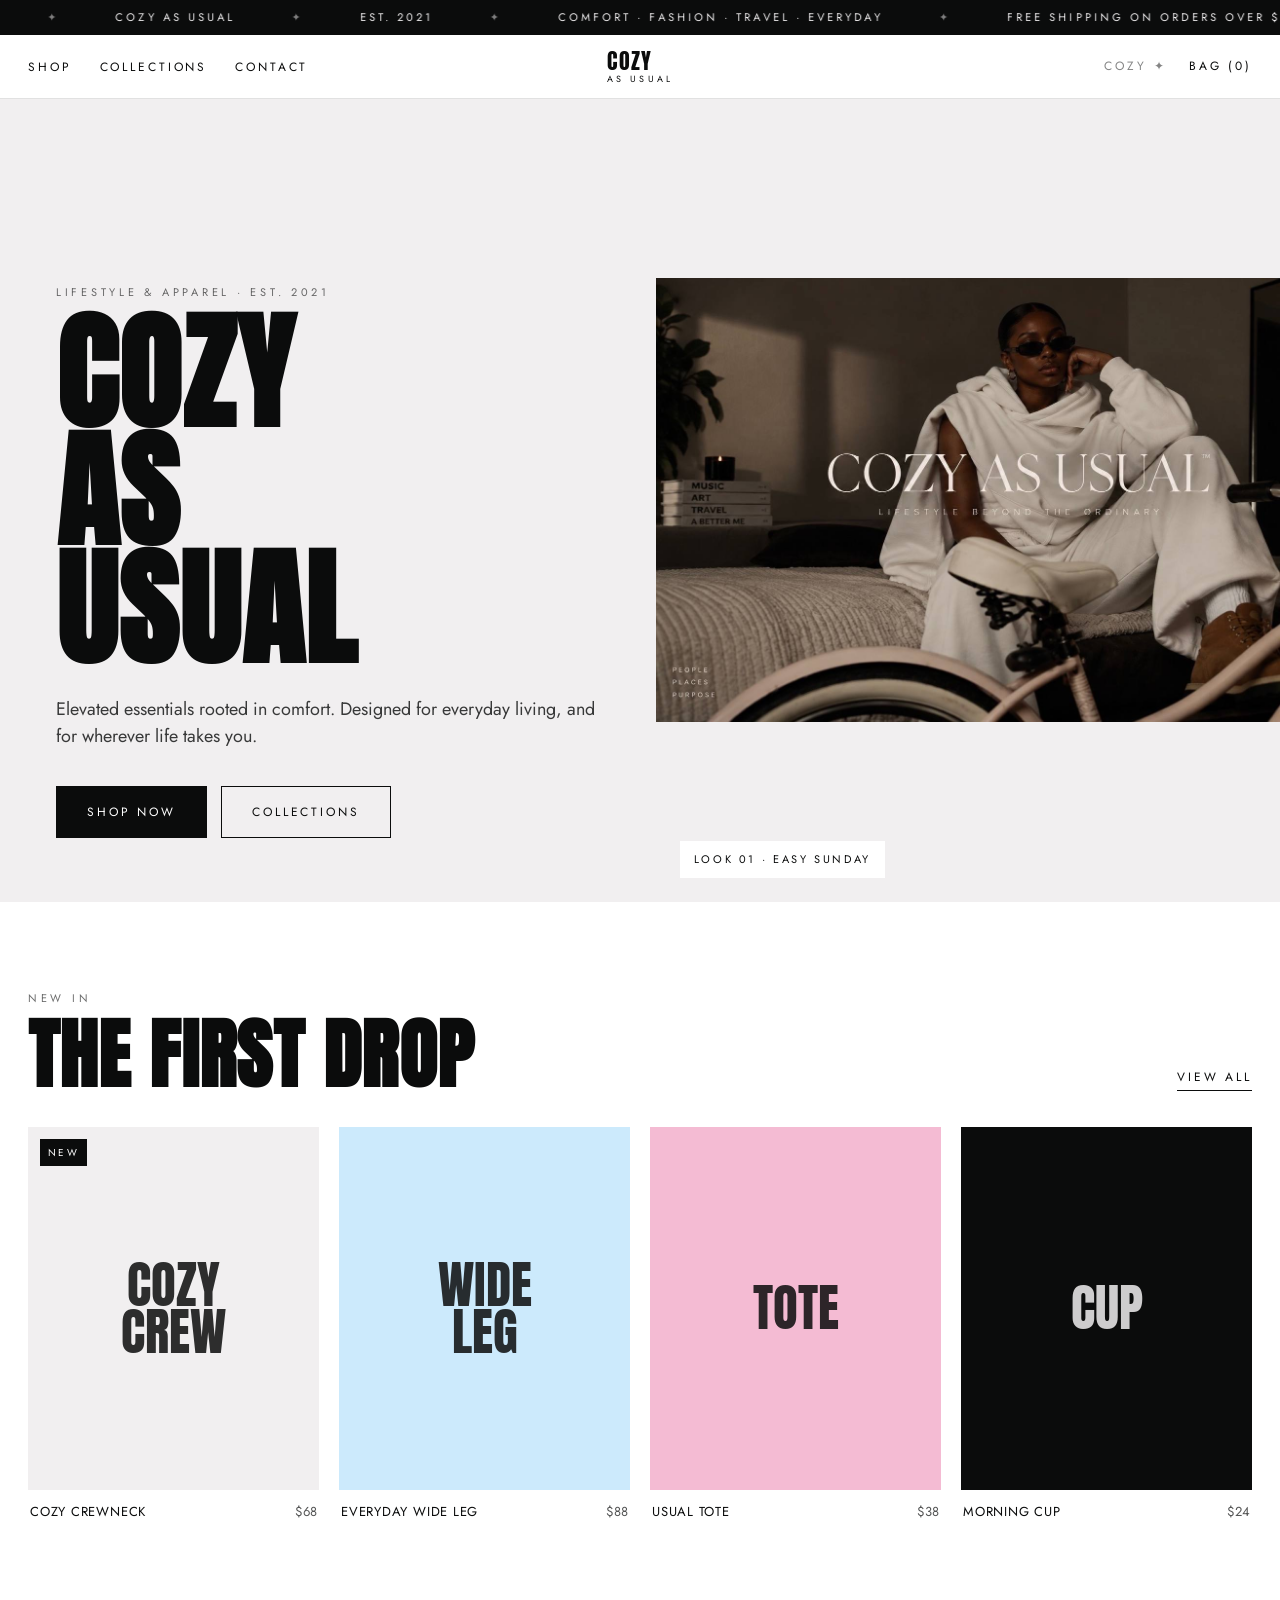
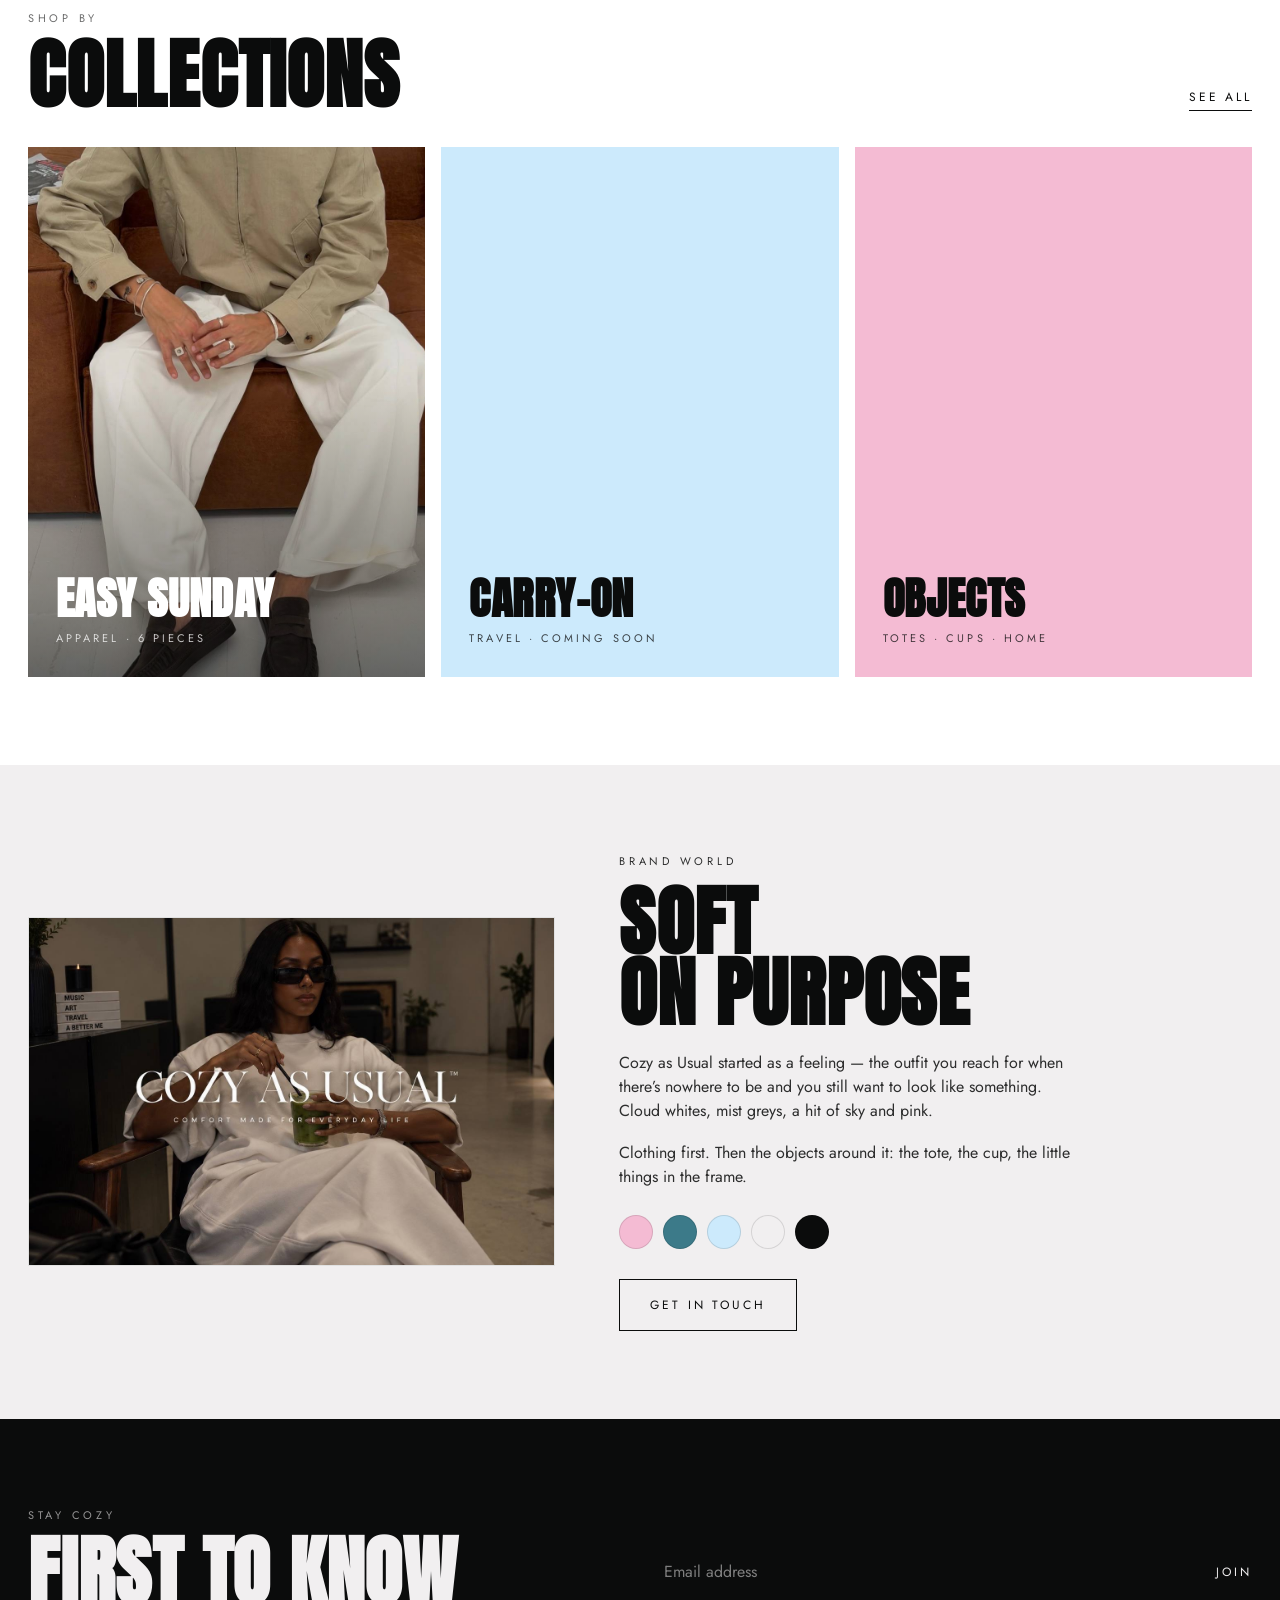
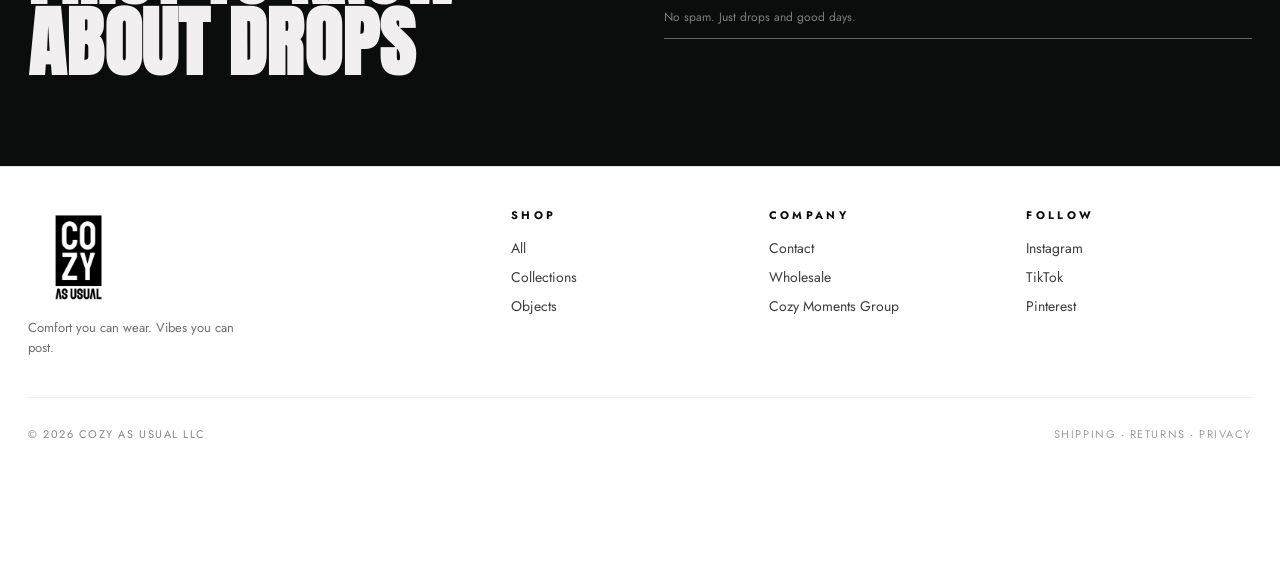
<file: index.html>
<!DOCTYPE html>
<html lang="en">
<head>
  <meta charset="UTF-8">
  <title>Cozy as Usual</title>
  <meta http-equiv="refresh" content="0; url=cozyasusual/index.html">
  <link rel="canonical" href="cozyasusual/index.html">
</head>
<body>
  <p>Redirecting to <a href="cozyasusual/index.html">Cozy as Usual</a>…</p>
</body>
</html>
</file>
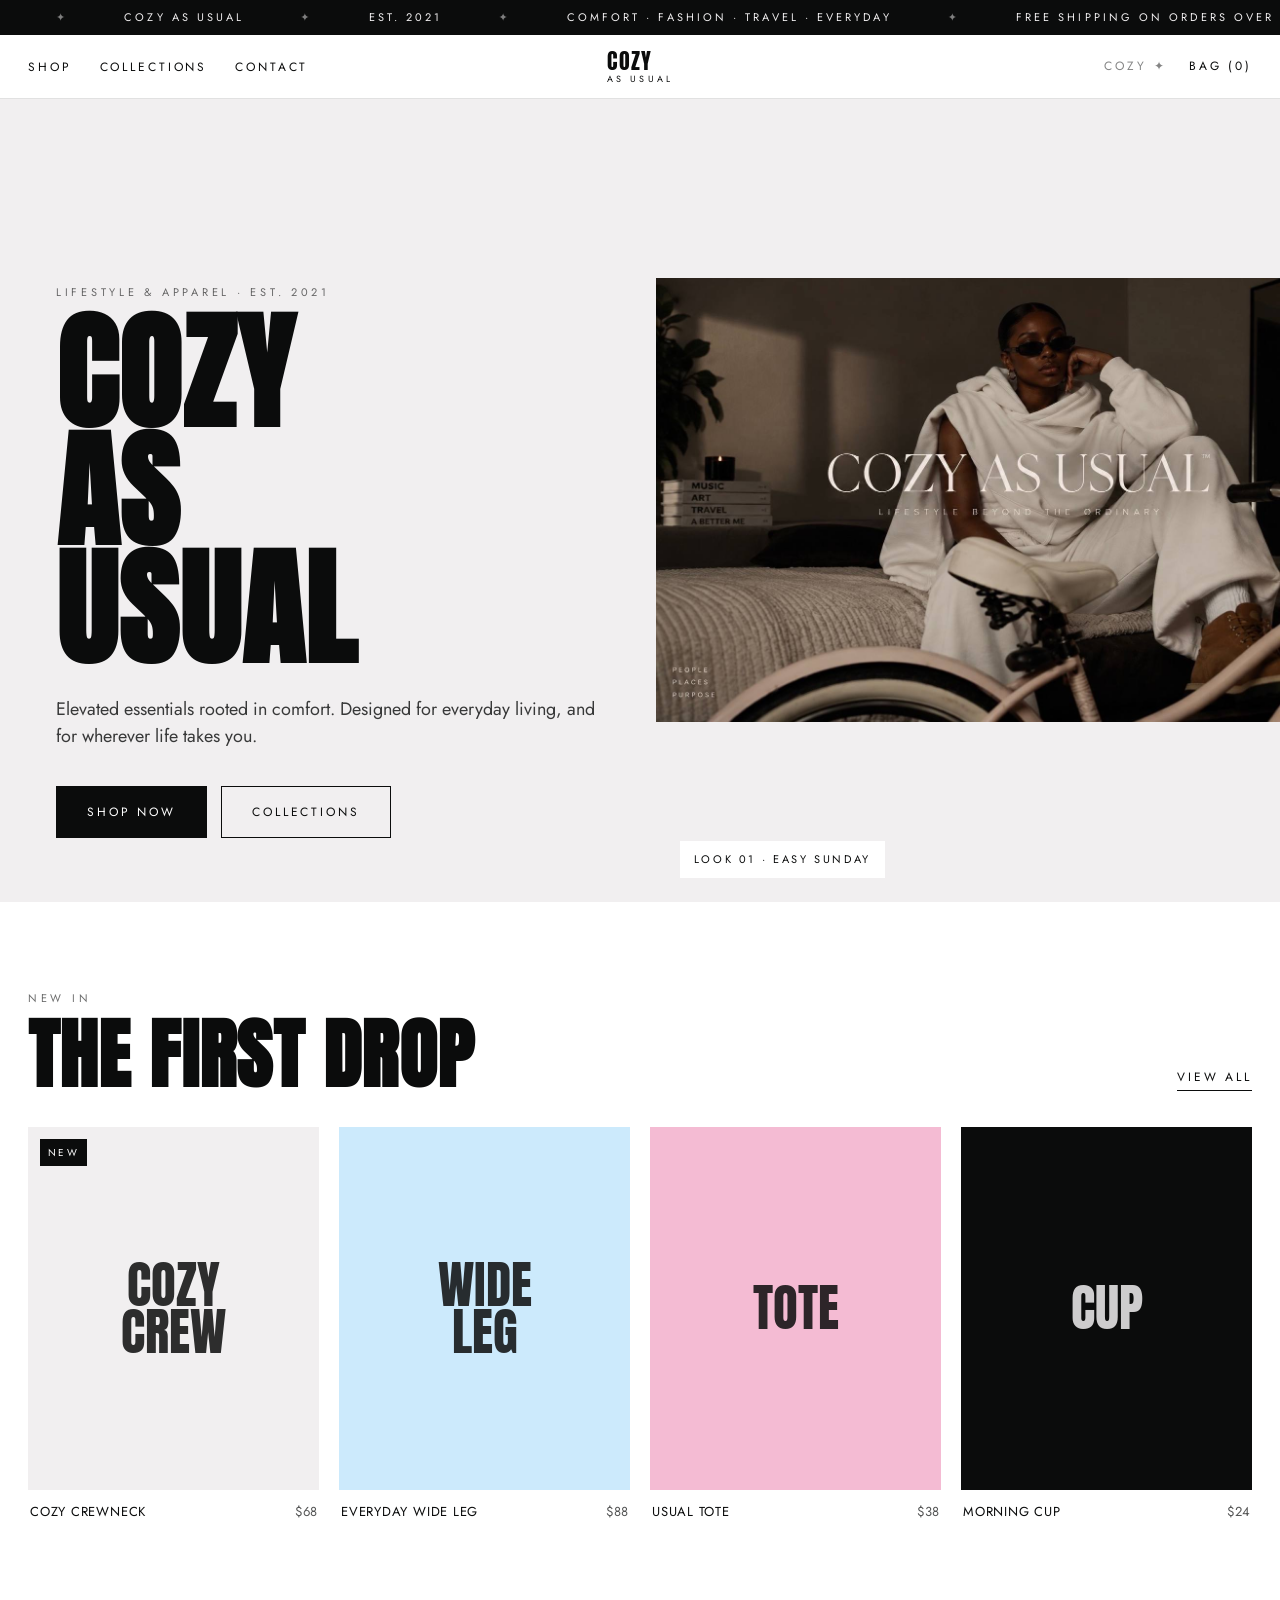
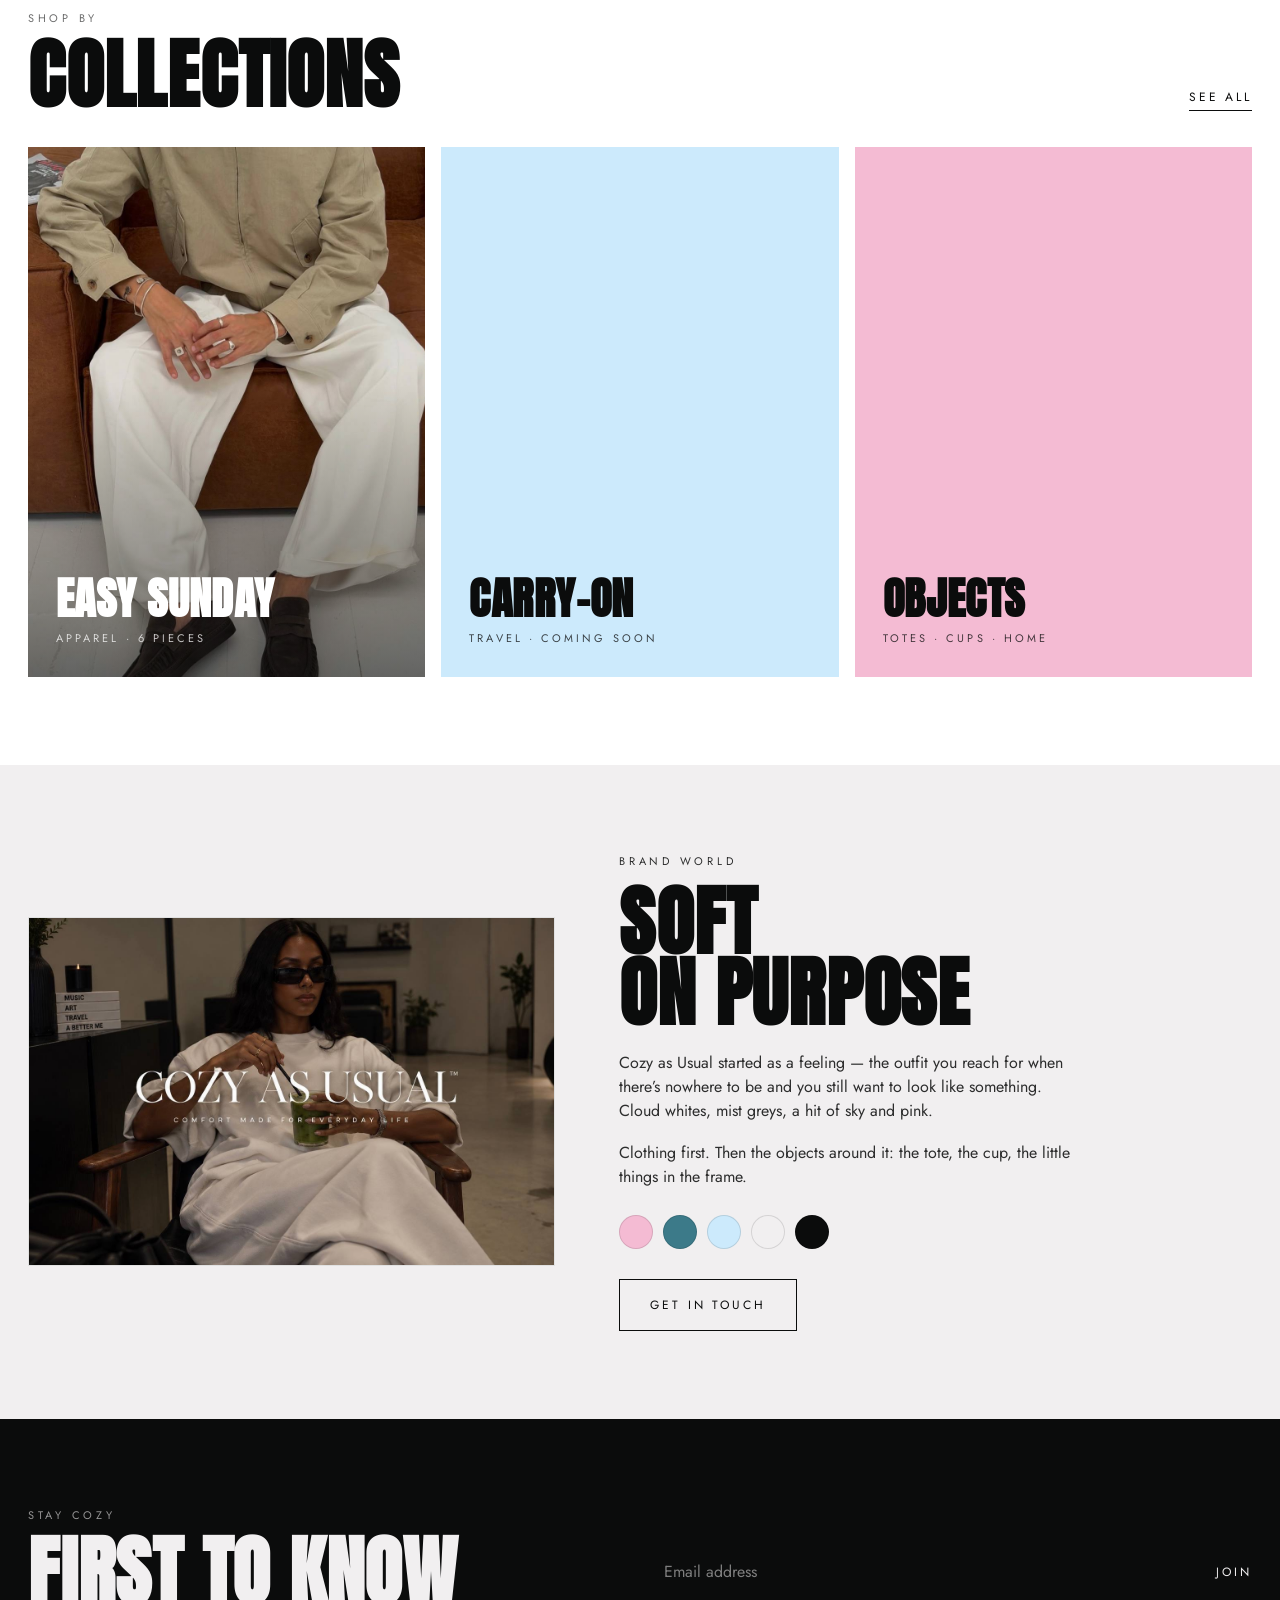
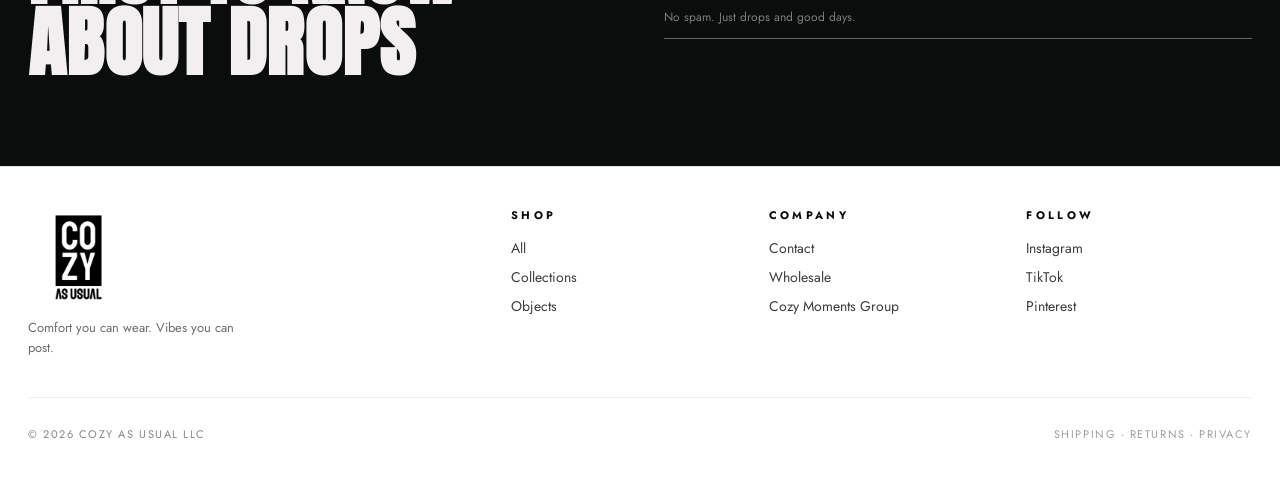
<file: cozyasusual/index.html>
<!DOCTYPE html>
<html lang="en">
<head>
  <meta charset="UTF-8">
  <meta name="viewport" content="width=device-width, initial-scale=1.0">
  <title>Cozy as Usual — Comfort. Fashion. Travel. Everyday.</title>
  <meta name="description" content="Cozy as Usual is a lifestyle and apparel brand for comfort, fashion, travel and everyday vibes. Clothing, totes, cups and objects that make the moment pop.">
  <link rel="preconnect" href="https://fonts.googleapis.com">
  <link rel="preconnect" href="https://fonts.gstatic.com" crossorigin>
  <link href="https://fonts.googleapis.com/css2?family=Anton&family=Jost:wght@400;500&display=swap" rel="stylesheet">
  <link rel="stylesheet" href="style.css?v=2">
</head>
<body>
  <div class="ticker" aria-hidden="true">
    <div class="ticker__track">
      <span>Cozy as Usual</span><span>Est. 2021</span><span>Comfort · Fashion · Travel · Everyday</span><span>Free shipping on orders over $100</span>
      <span>Cozy as Usual</span><span>Est. 2021</span><span>Comfort · Fashion · Travel · Everyday</span><span>Free shipping on orders over $100</span>
    </div>
  </div>
  <header class="nav">
    <button class="nav__toggle" aria-expanded="false" aria-controls="menu">Menu</button>
    <ul class="nav__links" id="menu">
      <li class="nav__home"><a href="../index.html" title="Back to the house">Cozy ✦</a></li>
      <li><a href="shop.html">Shop</a></li>
      <li><a href="collections.html">Collections</a></li>
      <li><a href="contact.html">Contact</a></li>
    </ul>
    <a class="nav__brand" href="index.html">COZY<small>AS USUAL</small></a>
    <div class="nav__right">
      <a class="nav__house" href="../index.html" title="Back to the house">Cozy ✦</a>
      <a href="shop.html" aria-label="Bag">Bag (0)</a>
    </div>
  </header>

  <section class="hero">
    <div class="hero__copy">
      <p class="eyebrow">Lifestyle &amp; apparel · Est. 2021</p>
      <h1 class="h-display h-xl">Cozy<br>as<br>Usual</h1>
      <p class="lede">Elevated essentials rooted in comfort. Designed for everyday living, and for wherever life takes you.</p>
      <div class="hero__actions">
        <a class="btn btn--solid" href="shop.html">Shop now</a>
        <a class="btn btn--ghost" href="collections.html">Collections</a>
      </div>
    </div>
    <div class="hero__media">
      <img src="../assets/img/cau-home.jpg" alt="Cozy as Usual — home">
      <span class="hero__tag">Look 01 · Easy Sunday</span>
    </div>
  </section>

  <section class="section">
    <div class="wrap">
      <div class="section__head">
        <div>
          <p class="eyebrow">New in</p>
          <h2 class="h-display h-lg">The first drop</h2>
        </div>
        <a href="shop.html">View all</a>
      </div>
      <div class="grid">
        <a class="card" href="shop.html">
          <div class="card__media sw-mist"><span class="card__badge">New</span><span class="card__ph">Cozy<br>Crew</span></div>
          <div class="card__meta"><span class="card__name">Cozy crewneck</span><span class="card__price">$68</span></div>
        </a>
        <a class="card" href="shop.html">
          <div class="card__media sw-sky"><span class="card__ph">Wide<br>Leg</span></div>
          <div class="card__meta"><span class="card__name">Everyday wide leg</span><span class="card__price">$88</span></div>
        </a>
        <a class="card" href="shop.html">
          <div class="card__media sw-pink"><span class="card__ph">Tote</span></div>
          <div class="card__meta"><span class="card__name">Usual tote</span><span class="card__price">$38</span></div>
        </a>
        <a class="card" href="shop.html">
          <div class="card__media sw-ink"><span class="card__ph">Cup</span></div>
          <div class="card__meta"><span class="card__name">Morning cup</span><span class="card__price">$24</span></div>
        </a>
      </div>
    </div>
  </section>

  <section class="section" style="padding-top:0">
    <div class="wrap">
      <div class="section__head">
        <div>
          <p class="eyebrow">Shop by</p>
          <h2 class="h-display h-lg">Collections</h2>
        </div>
        <a href="collections.html">See all</a>
      </div>
      <div class="collections">
        <a class="coll is-dark" href="collections.html">
          <div class="coll__bg"><img src="../assets/img/cau-lookbook-01.jpg" alt=""></div>
          <div class="coll__info"><h3 class="h-display h-md">Easy Sunday</h3><span>Apparel · 6 pieces</span></div>
        </a>
        <a class="coll" href="collections.html">
          <div class="coll__bg sw-sky"></div>
          <div class="coll__info"><h3 class="h-display h-md">Carry-On</h3><span>Travel · Coming soon</span></div>
        </a>
        <a class="coll" href="collections.html">
          <div class="coll__bg sw-pink"></div>
          <div class="coll__info"><h3 class="h-display h-md">Objects</h3><span>Totes · Cups · Home</span></div>
        </a>
      </div>
    </div>
  </section>

  <section class="section world">
    <div class="wrap world__grid">
      <div class="world__board">
        <img src="../assets/img/cau-mood.jpg" alt="Cozy as Usual mood board">
      </div>
      <div class="world__copy">
        <p class="eyebrow">Brand world</p>
        <h2 class="h-display h-lg" style="margin-bottom:22px">Soft<br>on purpose</h2>
        <p>Cozy as Usual started as a feeling — the outfit you reach for when there’s nowhere to be and you still want to look like something. Cloud whites, mist greys, a hit of sky and pink.</p>
        <p>Clothing first. Then the objects around it: the tote, the cup, the little things in the frame.</p>
        <div class="swatches" aria-label="Brand colors">
          <span style="background:#F4BBD3"></span><span style="background:#3C7A89"></span><span style="background:#CCEAFC"></span><span style="background:#F1EFF0"></span><span style="background:#0B0C0C"></span>
        </div>
        <a class="btn btn--ghost" href="contact.html">Get in touch</a>
      </div>
    </div>
  </section>

  <section class="section signup">
    <div class="wrap">
      <div>
        <p class="eyebrow" style="opacity:.6">Stay cozy</p>
        <h2 class="h-display h-lg">First to know<br>about drops</h2>
      </div>
      <form data-newsletter>
        <input type="email" placeholder="Email address" required aria-label="Email address">
        <button type="submit">Join</button>
        <p class="note">No spam. Just drops and good days.</p>
      </form>
    </div>
  </section>

  <footer class="foot">
    <div class="wrap">
      <div>
        <img class="foot__logo" src="../assets/img/cau-logo.jpg" alt="Cozy as Usual">
        <p class="foot__motto">Comfort you can wear. Vibes you can post.</p>
      </div>
      <div>
        <h4>Shop</h4>
        <ul><li><a href="shop.html">All</a></li><li><a href="collections.html">Collections</a></li><li><a href="shop.html">Objects</a></li></ul>
      </div>
      <div>
        <h4>Company</h4>
        <ul><li><a href="contact.html">Contact</a></li><li><a href="contact.html">Wholesale</a></li><li><a href="../cozymomentsgroup/index.html">Cozy Moments Group</a></li></ul>
      </div>
      <div>
        <h4>Follow</h4>
        <ul><li><a href="https://instagram.com" target="_blank" rel="noopener">Instagram</a></li><li><a href="https://tiktok.com" target="_blank" rel="noopener">TikTok</a></li><li><a href="https://pinterest.com" target="_blank" rel="noopener">Pinterest</a></li></ul>
      </div>
      <div class="foot__legal">
        <span>© 2026 Cozy as Usual LLC</span>
        <span><a href="#">Shipping</a> · <a href="#">Returns</a> · <a href="#">Privacy</a></span>
      </div>
    </div>
  </footer>
  <script src="site.js"></script>
</body>
</html>
</file>
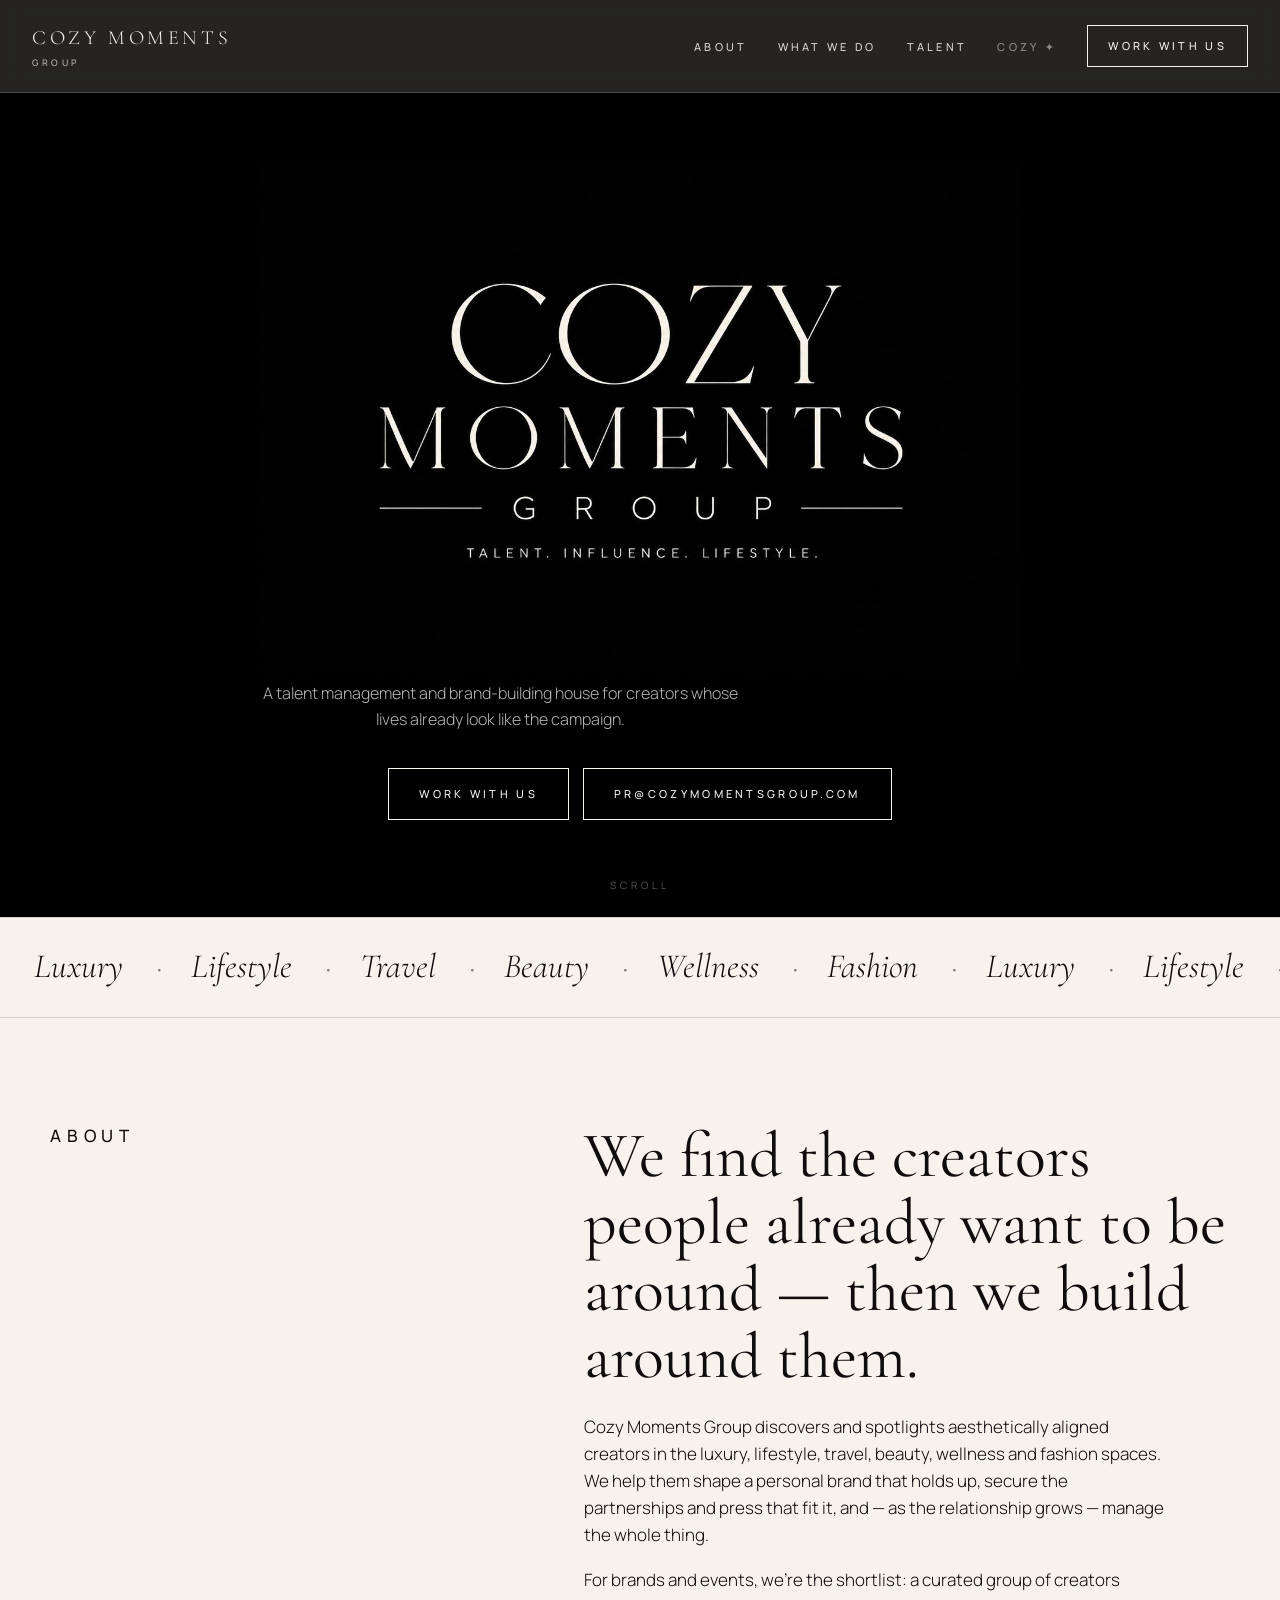
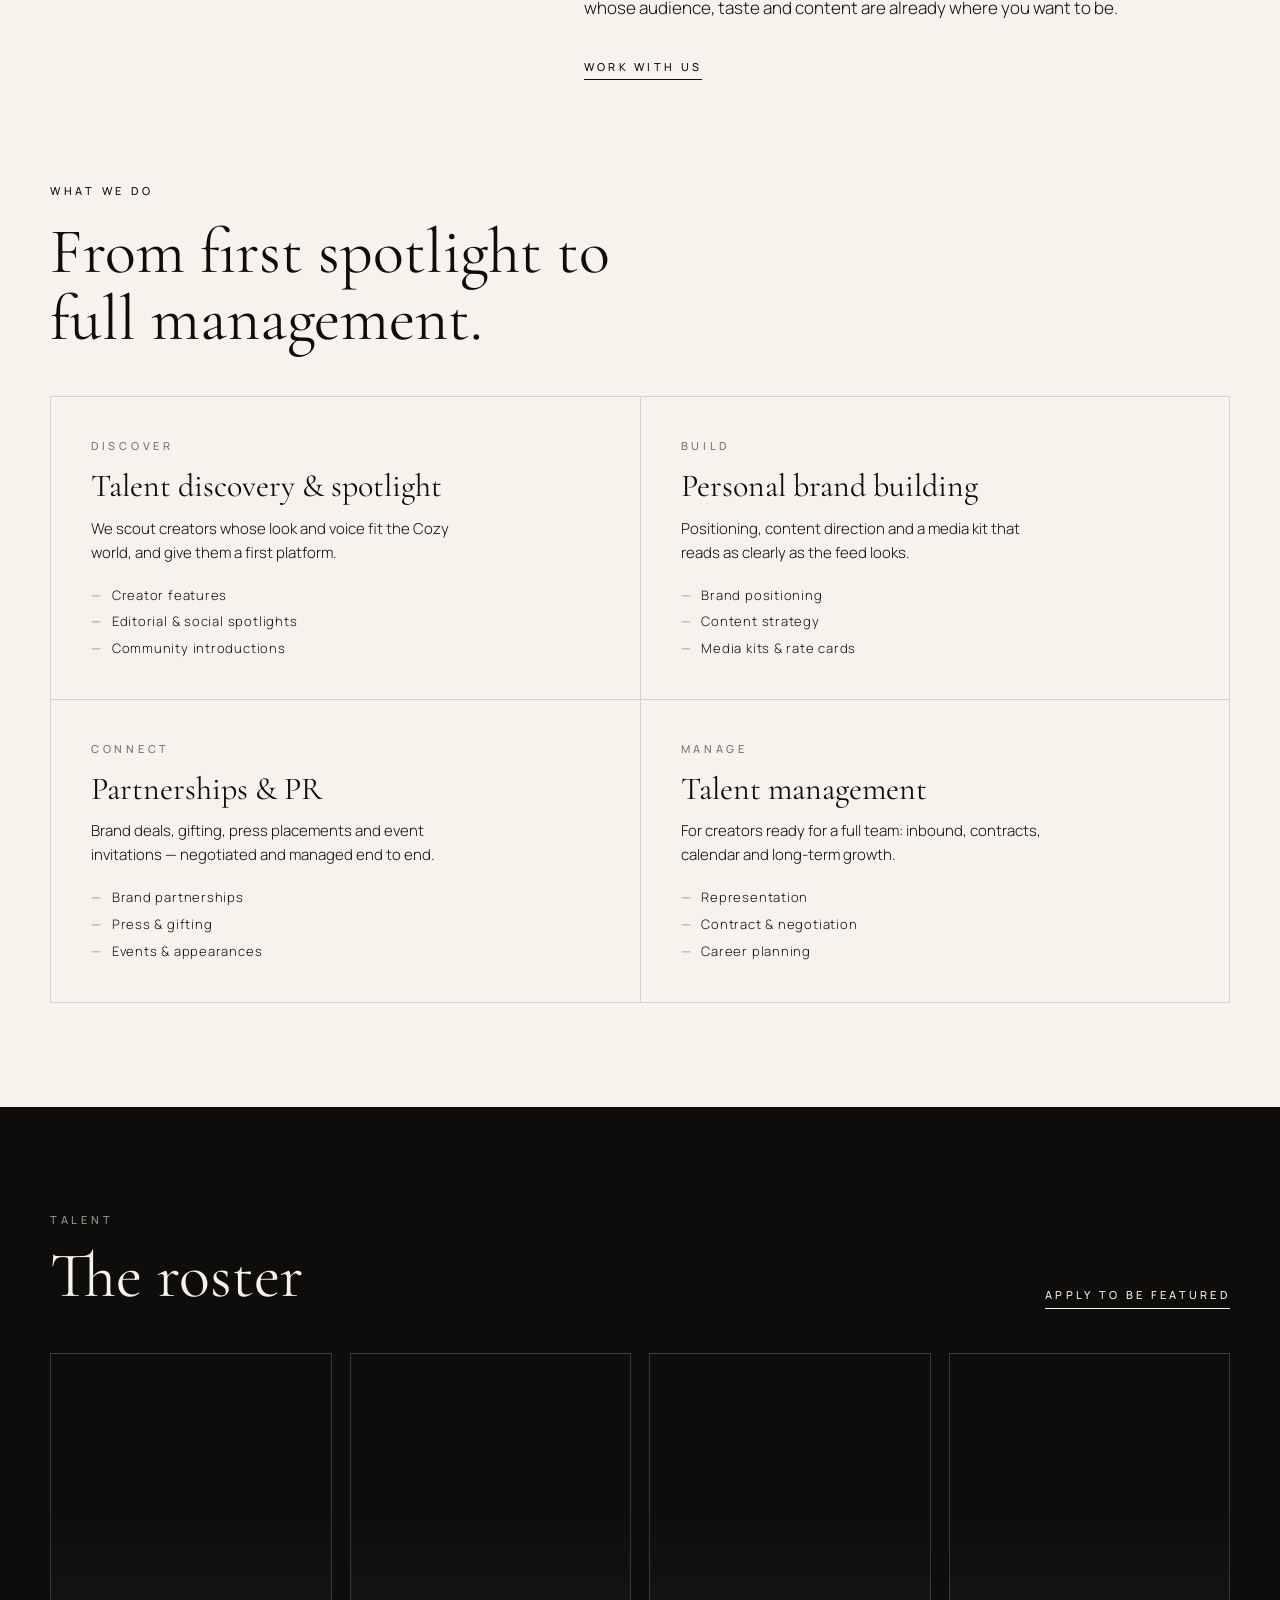
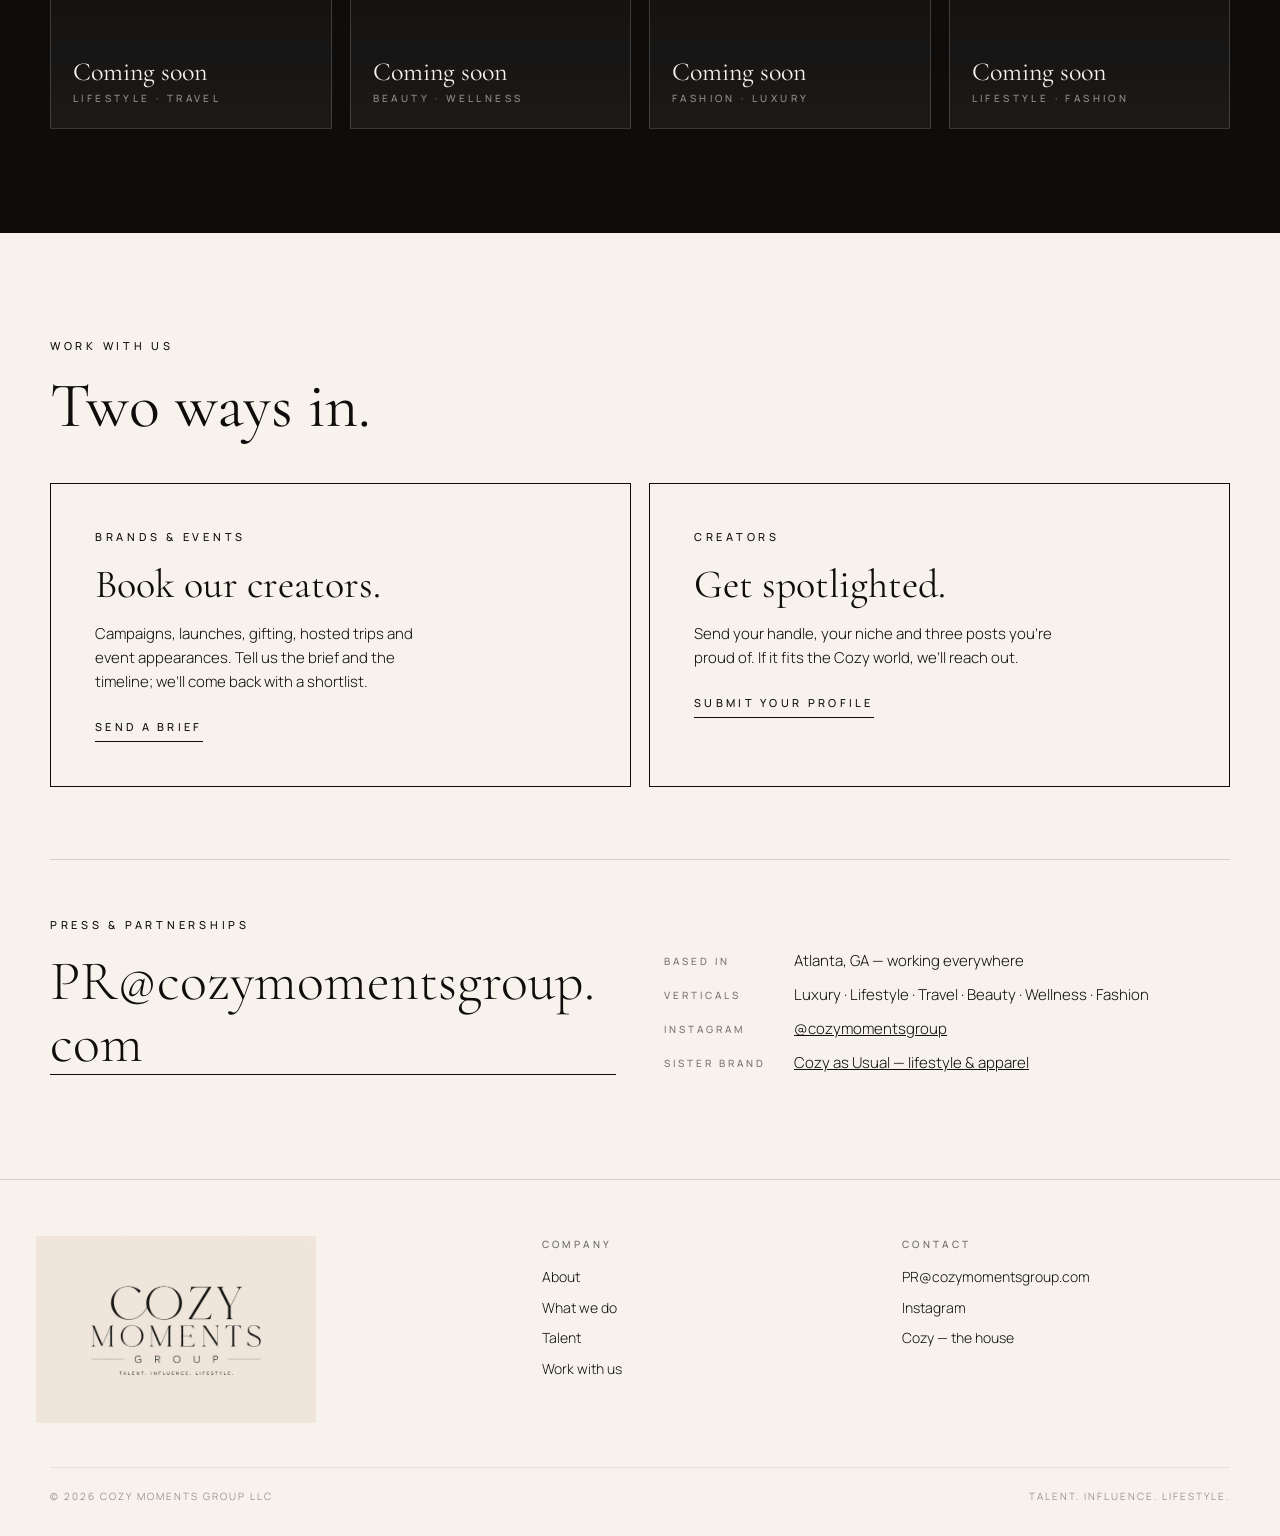
<file: cozymomentsgroup/index.html>
<!DOCTYPE html>
<html lang="en">
<head>
  <meta charset="UTF-8">
  <meta name="viewport" content="width=device-width, initial-scale=1.0">
  <title>Cozy Moments Group — Talent. Influence. Lifestyle.</title>
  <meta name="description" content="Cozy Moments Group is a talent management and brand-building company for creators in luxury, lifestyle, travel, beauty, wellness and fashion. Work with us: PR@cozymomentsgroup.com">
  <link rel="preconnect" href="https://fonts.googleapis.com">
  <link rel="preconnect" href="https://fonts.gstatic.com" crossorigin>
  <link href="https://fonts.googleapis.com/css2?family=Cormorant+Garamond:ital,wght@0,400;0,500;1,400&family=Manrope:wght@300;500&display=swap" rel="stylesheet">
  <link rel="stylesheet" href="style.css?v=2">
</head>
<body>
  <header class="nav">
    <a class="nav__brand" href="#top">Cozy Moments<span>Group</span></a>
    <button class="nav__toggle" aria-expanded="false" aria-controls="menu">Menu</button>
    <ul class="nav__links" id="menu">
      <li><a href="#about">About</a></li>
      <li><a href="#services">What we do</a></li>
      <li><a href="#talent">Talent</a></li>
      <li><a class="nav__house" href="../index.html" title="Back to the house">Cozy ✦</a></li>
      <li><a class="btn" href="#work">Work with us</a></li>
    </ul>
  </header>

  <section class="hero" id="top">
    <div>
      <img class="hero__logo" src="../assets/img/cmg-logo-dark.jpg" alt="Cozy Moments Group — Talent. Influence. Lifestyle.">
      <p class="hero__sub">A talent management and brand-building house for creators whose lives already look like the campaign.</p>
      <div class="hero__actions">
        <a class="btn" href="#work">Work with us</a>
        <a class="btn" href="mailto:PR@cozymomentsgroup.com">PR@cozymomentsgroup.com</a>
      </div>
    </div>
    <span class="hero__scroll" aria-hidden="true">Scroll</span>
  </section>

  <div class="verticals" aria-label="Our verticals">
    <div class="verticals__track">
      <span>Luxury</span><span>Lifestyle</span><span>Travel</span><span>Beauty</span><span>Wellness</span><span>Fashion</span>
      <span>Luxury</span><span>Lifestyle</span><span>Travel</span><span>Beauty</span><span>Wellness</span><span>Fashion</span>
    </div>
  </div>

  <section class="section" id="about">
    <div class="wrap about">
      <p class="caps">About</p>
      <div>
        <h2 class="serif h-lg">We find the creators people already want to be around — then we build around them.</h2>
        <p>Cozy Moments Group discovers and spotlights aesthetically aligned creators in the luxury, lifestyle, travel, beauty, wellness and fashion spaces. We help them shape a personal brand that holds up, secure the partnerships and press that fit it, and — as the relationship grows — manage the whole thing.</p>
        <p>For brands and events, we’re the shortlist: a curated group of creators whose audience, taste and content are already where you want to be.</p>
        <a class="link" href="#work">Work with us</a>
      </div>
    </div>
  </section>

  <section class="section" id="services" style="padding-top:0">
    <div class="wrap">
      <p class="caps" style="margin-bottom:18px">What we do</p>
      <h2 class="serif h-lg" style="margin-bottom:44px;max-width:20ch">From first spotlight to full management.</h2>
      <div class="services">
        <div class="service">
          <span class="caps">Discover</span>
          <h3>Talent discovery &amp; spotlight</h3>
          <p>We scout creators whose look and voice fit the Cozy world, and give them a first platform.</p>
          <ul><li>Creator features</li><li>Editorial &amp; social spotlights</li><li>Community introductions</li></ul>
        </div>
        <div class="service">
          <span class="caps">Build</span>
          <h3>Personal brand building</h3>
          <p>Positioning, content direction and a media kit that reads as clearly as the feed looks.</p>
          <ul><li>Brand positioning</li><li>Content strategy</li><li>Media kits &amp; rate cards</li></ul>
        </div>
        <div class="service">
          <span class="caps">Connect</span>
          <h3>Partnerships &amp; PR</h3>
          <p>Brand deals, gifting, press placements and event invitations — negotiated and managed end to end.</p>
          <ul><li>Brand partnerships</li><li>Press &amp; gifting</li><li>Events &amp; appearances</li></ul>
        </div>
        <div class="service">
          <span class="caps">Manage</span>
          <h3>Talent management</h3>
          <p>For creators ready for a full team: inbound, contracts, calendar and long-term growth.</p>
          <ul><li>Representation</li><li>Contract &amp; negotiation</li><li>Career planning</li></ul>
        </div>
      </div>
    </div>
  </section>

  <section class="section roster" id="talent">
    <div class="wrap">
      <div class="roster__head">
        <div>
          <p class="caps" style="opacity:.6;margin-bottom:14px">Talent</p>
          <h2 class="serif h-lg">The roster</h2>
        </div>
        <a class="link" href="#work">Apply to be featured</a>
      </div>
      <div class="roster__grid">
        <div class="talent"><span class="serif">Coming soon</span><span class="caps">Lifestyle · Travel</span></div>
        <div class="talent"><span class="serif">Coming soon</span><span class="caps">Beauty · Wellness</span></div>
        <div class="talent"><span class="serif">Coming soon</span><span class="caps">Fashion · Luxury</span></div>
        <div class="talent"><span class="serif">Coming soon</span><span class="caps">Lifestyle · Fashion</span></div>
      </div>
    </div>
  </section>

  <section class="section" id="work">
    <div class="wrap">
      <p class="caps" style="margin-bottom:18px">Work with us</p>
      <h2 class="serif h-lg" style="margin-bottom:44px;max-width:18ch">Two ways in.</h2>
      <div class="paths">
        <a class="path" href="mailto:PR@cozymomentsgroup.com?subject=Brand%20%2F%20Event%20Inquiry%20%E2%80%94%20Cozy%20Moments%20Group">
          <span class="caps">Brands &amp; events</span>
          <h3>Book our creators.</h3>
          <p>Campaigns, launches, gifting, hosted trips and event appearances. Tell us the brief and the timeline; we’ll come back with a shortlist.</p>
          <span class="link">Send a brief</span>
        </a>
        <a class="path" href="mailto:PR@cozymomentsgroup.com?subject=Creator%20Submission%20%E2%80%94%20Cozy%20Moments%20Group">
          <span class="caps">Creators</span>
          <h3>Get spotlighted.</h3>
          <p>Send your handle, your niche and three posts you’re proud of. If it fits the Cozy world, we’ll reach out.</p>
          <span class="link">Submit your profile</span>
        </a>
      </div>

      <div class="contact">
        <div>
          <p class="caps" style="margin-bottom:18px">Press &amp; partnerships</p>
          <a class="email" href="mailto:PR@cozymomentsgroup.com">PR@cozymomentsgroup.com</a>
        </div>
        <dl>
          <dt>Based in</dt><dd>Atlanta, GA — working everywhere</dd>
          <dt>Verticals</dt><dd>Luxury · Lifestyle · Travel · Beauty · Wellness · Fashion</dd>
          <dt>Instagram</dt><dd><a href="https://instagram.com" target="_blank" rel="noopener">@cozymomentsgroup</a></dd>
          <dt>Sister brand</dt><dd><a href="../cozyasusual/index.html">Cozy as Usual — lifestyle &amp; apparel</a></dd>
        </dl>
      </div>
    </div>
  </section>

  <footer class="foot">
    <div class="wrap">
      <div class="foot__grid">
        <img class="foot__logo" src="../assets/img/cmg-logo-cream.jpg" alt="Cozy Moments Group">
        <div>
          <h4>Company</h4>
          <ul><li><a href="#about">About</a></li><li><a href="#services">What we do</a></li><li><a href="#talent">Talent</a></li><li><a href="#work">Work with us</a></li></ul>
        </div>
        <div>
          <h4>Contact</h4>
          <ul><li><a href="mailto:PR@cozymomentsgroup.com">PR@cozymomentsgroup.com</a></li><li><a href="https://instagram.com" target="_blank" rel="noopener">Instagram</a></li><li><a href="../index.html">Cozy — the house</a></li></ul>
        </div>
      </div>
      <div class="foot__legal">
        <span>© 2026 Cozy Moments Group LLC</span>
        <span>Talent. Influence. Lifestyle.</span>
      </div>
    </div>
  </footer>

  <script>
    const t=document.querySelector('.nav__toggle'),l=document.querySelector('.nav__links');
    t.addEventListener('click',()=>{const o=l.classList.toggle('is-open');t.setAttribute('aria-expanded',o);t.textContent=o?'Close':'Menu';});
    l.querySelectorAll('a').forEach(a=>a.addEventListener('click',()=>{l.classList.remove('is-open');t.textContent='Menu';}));
  </script>
</body>
</html>
</file>
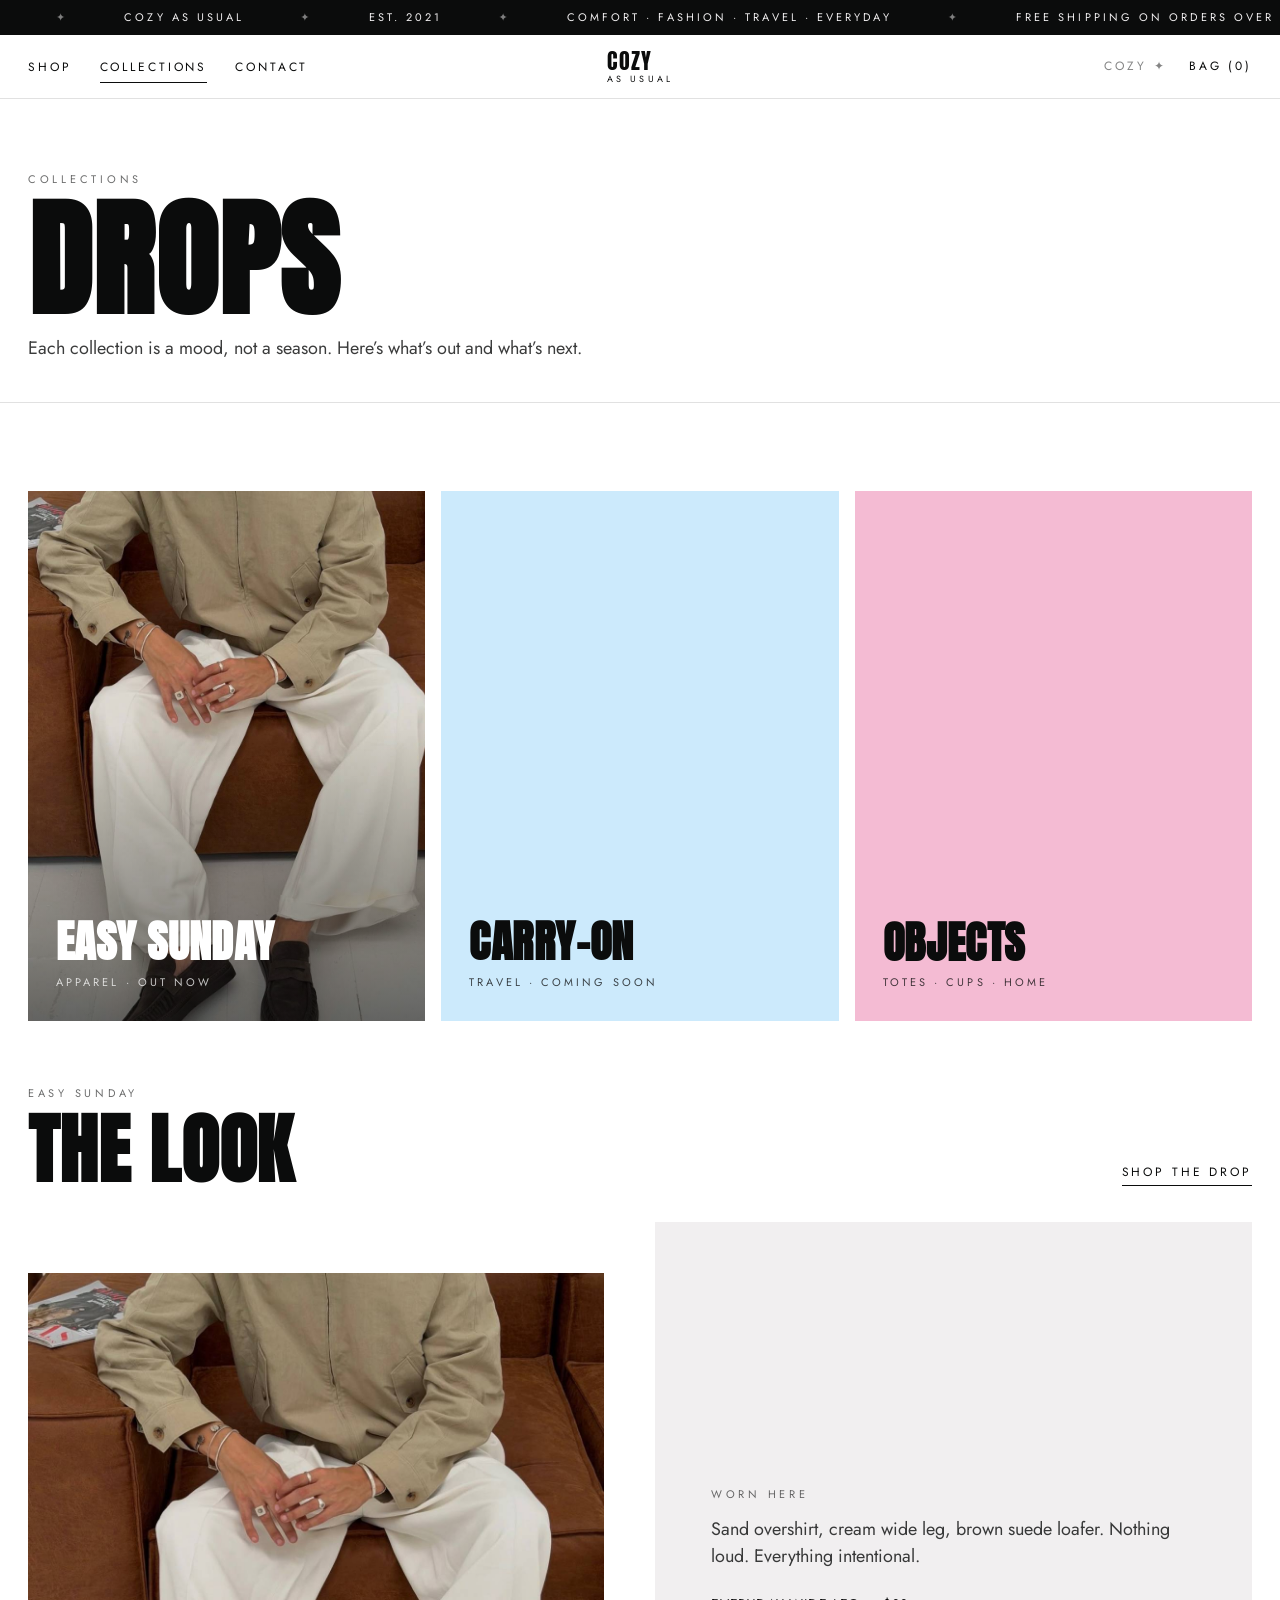
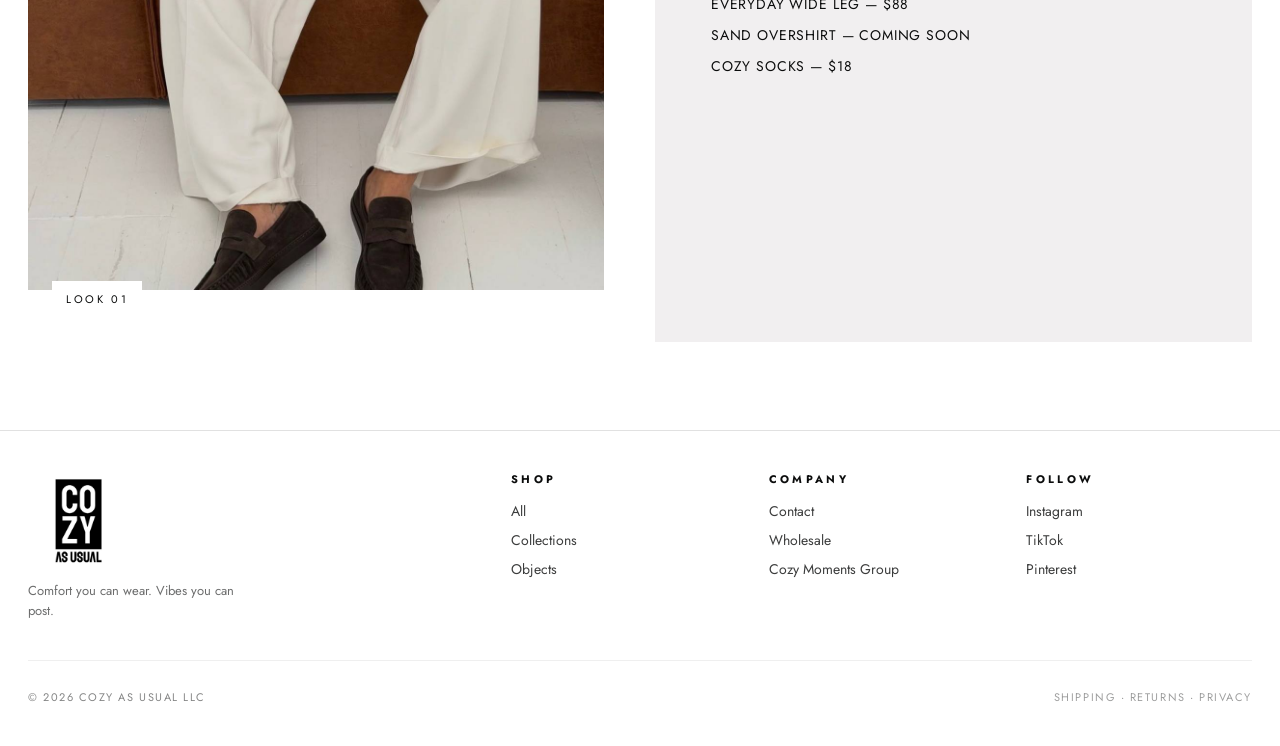
<file: cozyasusual/collections.html>
<!DOCTYPE html>
<html lang="en">
<head>
  <meta charset="UTF-8">
  <meta name="viewport" content="width=device-width, initial-scale=1.0">
  <title>Collections — Cozy as Usual</title>
  <link rel="preconnect" href="https://fonts.googleapis.com">
  <link rel="preconnect" href="https://fonts.gstatic.com" crossorigin>
  <link href="https://fonts.googleapis.com/css2?family=Anton&family=Jost:wght@400;500&display=swap" rel="stylesheet">
  <link rel="stylesheet" href="style.css?v=2">
</head>
<body>
  <div class="ticker" aria-hidden="true">
    <div class="ticker__track">
      <span>Cozy as Usual</span><span>Est. 2021</span><span>Comfort · Fashion · Travel · Everyday</span><span>Free shipping on orders over $100</span>
      <span>Cozy as Usual</span><span>Est. 2021</span><span>Comfort · Fashion · Travel · Everyday</span><span>Free shipping on orders over $100</span>
    </div>
  </div>
  <header class="nav">
    <button class="nav__toggle" aria-expanded="false" aria-controls="menu">Menu</button>
    <ul class="nav__links" id="menu">
      <li class="nav__home"><a href="../index.html" title="Back to the house">Cozy ✦</a></li>
      <li><a href="shop.html">Shop</a></li>
      <li><a href="collections.html" aria-current="page">Collections</a></li>
      <li><a href="contact.html">Contact</a></li>
    </ul>
    <a class="nav__brand" href="index.html">COZY<small>AS USUAL</small></a>
    <div class="nav__right">
      <a class="nav__house" href="../index.html" title="Back to the house">Cozy ✦</a>
      <a href="shop.html" aria-label="Bag">Bag (0)</a>
    </div>
  </header>

  <section class="page-head">
    <div class="wrap">
      <p class="eyebrow">Collections</p>
      <h1 class="h-display h-xl">Drops</h1>
      <p class="lede">Each collection is a mood, not a season. Here’s what’s out and what’s next.</p>
    </div>
  </section>

  <section class="section">
    <div class="wrap">
      <div class="collections" style="margin-bottom:64px">
        <a class="coll is-dark" href="shop.html">
          <div class="coll__bg"><img src="../assets/img/cau-lookbook-01.jpg" alt=""></div>
          <div class="coll__info"><h3 class="h-display h-md">Easy Sunday</h3><span>Apparel · Out now</span></div>
        </a>
        <a class="coll" href="shop.html">
          <div class="coll__bg sw-sky"></div>
          <div class="coll__info"><h3 class="h-display h-md">Carry-On</h3><span>Travel · Coming soon</span></div>
        </a>
        <a class="coll" href="shop.html">
          <div class="coll__bg sw-pink"></div>
          <div class="coll__info"><h3 class="h-display h-md">Objects</h3><span>Totes · Cups · Home</span></div>
        </a>
      </div>

      <div class="section__head">
        <div>
          <p class="eyebrow">Easy Sunday</p>
          <h2 class="h-display h-lg">The look</h2>
        </div>
        <a href="shop.html">Shop the drop</a>
      </div>
      <div class="hero" style="min-height:0;background:var(--white)">
        <div class="hero__media" style="aspect-ratio:4/5;max-height:80vh">
          <img src="../assets/img/cau-lookbook-01.jpg" alt="Wide cream trousers with a sand jacket and suede loafers">
          <span class="hero__tag">Look 01</span>
        </div>
        <div class="hero__copy" style="justify-content:center;background:var(--mist)">
          <p class="eyebrow">Worn here</p>
          <p class="lede" style="margin-bottom:24px">Sand overshirt, cream wide leg, brown suede loafer. Nothing loud. Everything intentional.</p>
          <ul style="list-style:none;display:grid;gap:10px;font-size:14px;letter-spacing:.06em;text-transform:uppercase">
            <li>Everyday wide leg — $88</li>
            <li>Sand overshirt — coming soon</li>
            <li>Cozy socks — $18</li>
          </ul>
        </div>
      </div>
    </div>
  </section>

  <footer class="foot">
    <div class="wrap">
      <div>
        <img class="foot__logo" src="../assets/img/cau-logo.jpg" alt="Cozy as Usual">
        <p class="foot__motto">Comfort you can wear. Vibes you can post.</p>
      </div>
      <div>
        <h4>Shop</h4>
        <ul><li><a href="shop.html">All</a></li><li><a href="collections.html">Collections</a></li><li><a href="shop.html">Objects</a></li></ul>
      </div>
      <div>
        <h4>Company</h4>
        <ul><li><a href="contact.html">Contact</a></li><li><a href="contact.html">Wholesale</a></li><li><a href="../cozymomentsgroup/index.html">Cozy Moments Group</a></li></ul>
      </div>
      <div>
        <h4>Follow</h4>
        <ul><li><a href="https://instagram.com" target="_blank" rel="noopener">Instagram</a></li><li><a href="https://tiktok.com" target="_blank" rel="noopener">TikTok</a></li><li><a href="https://pinterest.com" target="_blank" rel="noopener">Pinterest</a></li></ul>
      </div>
      <div class="foot__legal">
        <span>© 2026 Cozy as Usual LLC</span>
        <span><a href="#">Shipping</a> · <a href="#">Returns</a> · <a href="#">Privacy</a></span>
      </div>
    </div>
  </footer>
  <script src="site.js"></script>
</body>
</html>
</file>
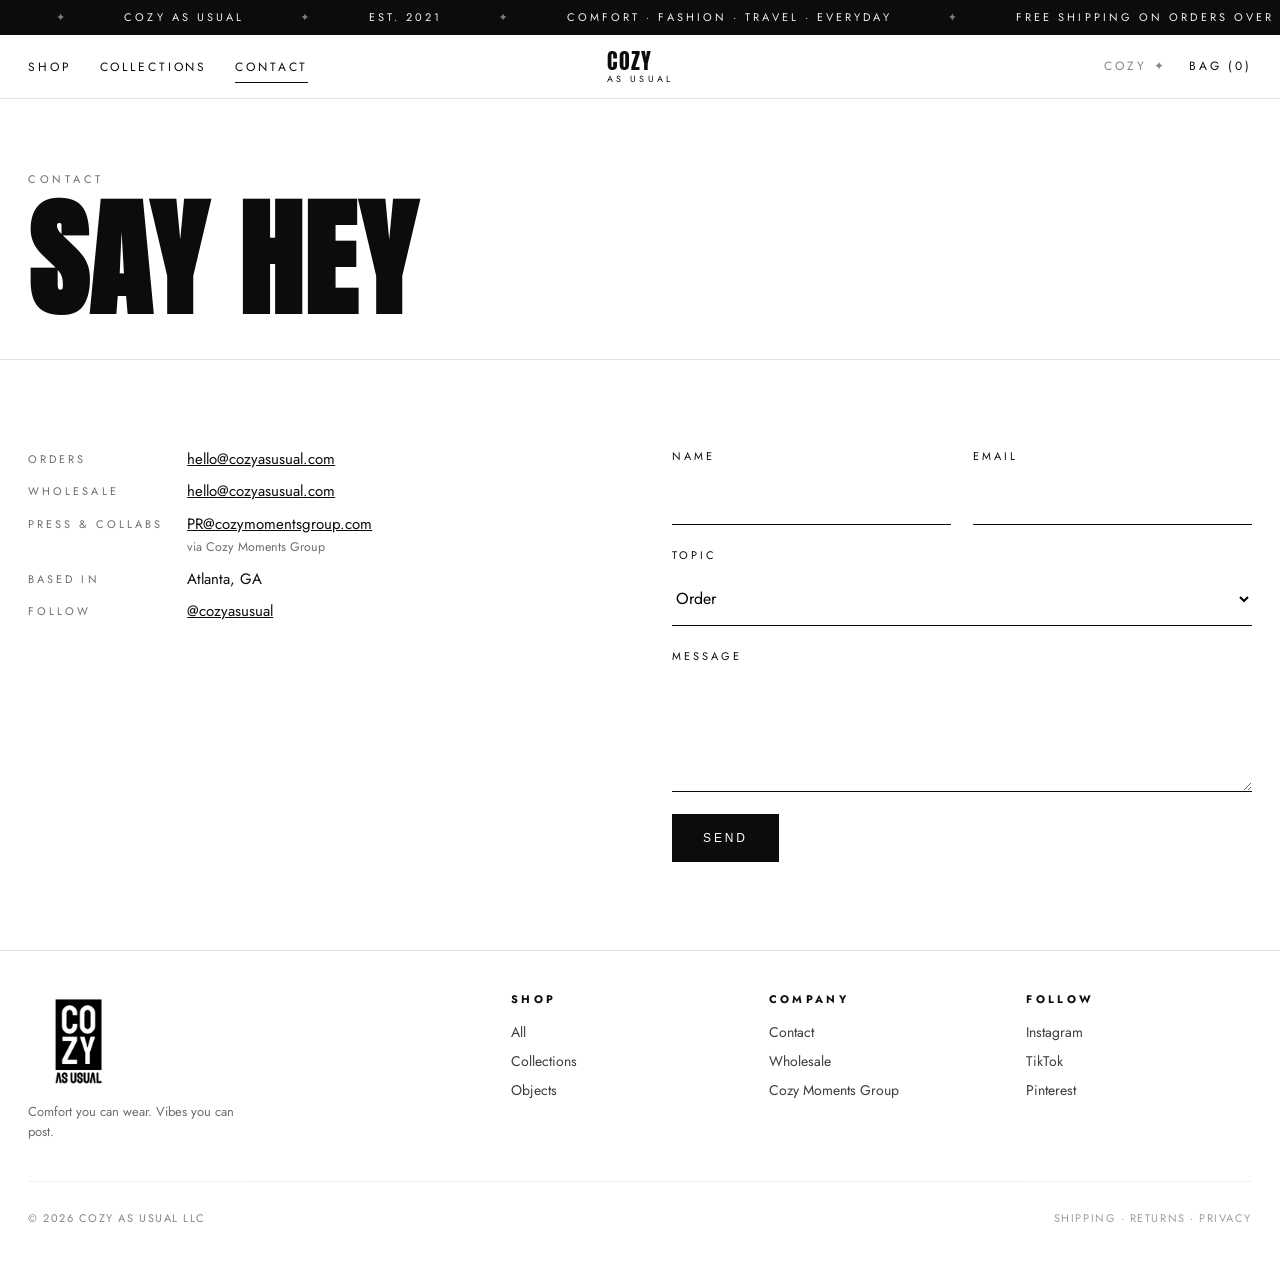
<file: cozyasusual/contact.html>
<!DOCTYPE html>
<html lang="en">
<head>
  <meta charset="UTF-8">
  <meta name="viewport" content="width=device-width, initial-scale=1.0">
  <title>Contact — Cozy as Usual</title>
  <link rel="preconnect" href="https://fonts.googleapis.com">
  <link rel="preconnect" href="https://fonts.gstatic.com" crossorigin>
  <link href="https://fonts.googleapis.com/css2?family=Anton&family=Jost:wght@400;500&display=swap" rel="stylesheet">
  <link rel="stylesheet" href="style.css?v=2">
</head>
<body>
  <div class="ticker" aria-hidden="true">
    <div class="ticker__track">
      <span>Cozy as Usual</span><span>Est. 2021</span><span>Comfort · Fashion · Travel · Everyday</span><span>Free shipping on orders over $100</span>
      <span>Cozy as Usual</span><span>Est. 2021</span><span>Comfort · Fashion · Travel · Everyday</span><span>Free shipping on orders over $100</span>
    </div>
  </div>
  <header class="nav">
    <button class="nav__toggle" aria-expanded="false" aria-controls="menu">Menu</button>
    <ul class="nav__links" id="menu">
      <li class="nav__home"><a href="../index.html" title="Back to the house">Cozy ✦</a></li>
      <li><a href="shop.html">Shop</a></li>
      <li><a href="collections.html">Collections</a></li>
      <li><a href="contact.html" aria-current="page">Contact</a></li>
    </ul>
    <a class="nav__brand" href="index.html">COZY<small>AS USUAL</small></a>
    <div class="nav__right">
      <a class="nav__house" href="../index.html" title="Back to the house">Cozy ✦</a>
      <a href="shop.html" aria-label="Bag">Bag (0)</a>
    </div>
  </header>

  <section class="page-head">
    <div class="wrap">
      <p class="eyebrow">Contact</p>
      <h1 class="h-display h-xl">Say hey</h1>
    </div>
  </section>

  <section class="section">
    <div class="wrap contact">
      <div>
        <dl>
          <dt>Orders</dt><dd><a href="mailto:hello@cozyasusual.com">hello@cozyasusual.com</a></dd>
          <dt>Wholesale</dt><dd><a href="mailto:hello@cozyasusual.com">hello@cozyasusual.com</a></dd>
          <dt>Press &amp; collabs</dt><dd><a href="mailto:PR@cozymomentsgroup.com">PR@cozymomentsgroup.com</a><br><small style="opacity:.6">via Cozy Moments Group</small></dd>
          <dt>Based in</dt><dd>Atlanta, GA</dd>
          <dt>Follow</dt><dd><a href="https://instagram.com" target="_blank" rel="noopener">@cozyasusual</a></dd>
        </dl>
      </div>
      <form class="form" data-mailto="hello@cozyasusual.com">
        <div class="form__row">
          <div class="field"><label for="name">Name</label><input id="name" name="name" required></div>
          <div class="field"><label for="email">Email</label><input id="email" name="email" type="email" required></div>
        </div>
        <div class="field">
          <label for="topic">Topic</label>
          <select id="topic" name="topic">
            <option>Order</option><option>Wholesale</option><option>Collab</option><option>Other</option>
          </select>
        </div>
        <div class="field"><label for="message">Message</label><textarea id="message" name="message" required></textarea></div>
        <div><button class="btn btn--solid" type="submit">Send</button></div>
      </form>
    </div>
  </section>

  <footer class="foot">
    <div class="wrap">
      <div>
        <img class="foot__logo" src="../assets/img/cau-logo.jpg" alt="Cozy as Usual">
        <p class="foot__motto">Comfort you can wear. Vibes you can post.</p>
      </div>
      <div>
        <h4>Shop</h4>
        <ul><li><a href="shop.html">All</a></li><li><a href="collections.html">Collections</a></li><li><a href="shop.html">Objects</a></li></ul>
      </div>
      <div>
        <h4>Company</h4>
        <ul><li><a href="contact.html">Contact</a></li><li><a href="contact.html">Wholesale</a></li><li><a href="../cozymomentsgroup/index.html">Cozy Moments Group</a></li></ul>
      </div>
      <div>
        <h4>Follow</h4>
        <ul><li><a href="https://instagram.com" target="_blank" rel="noopener">Instagram</a></li><li><a href="https://tiktok.com" target="_blank" rel="noopener">TikTok</a></li><li><a href="https://pinterest.com" target="_blank" rel="noopener">Pinterest</a></li></ul>
      </div>
      <div class="foot__legal">
        <span>© 2026 Cozy as Usual LLC</span>
        <span><a href="#">Shipping</a> · <a href="#">Returns</a> · <a href="#">Privacy</a></span>
      </div>
    </div>
  </footer>
  <script src="site.js"></script>
</body>
</html>
</file>
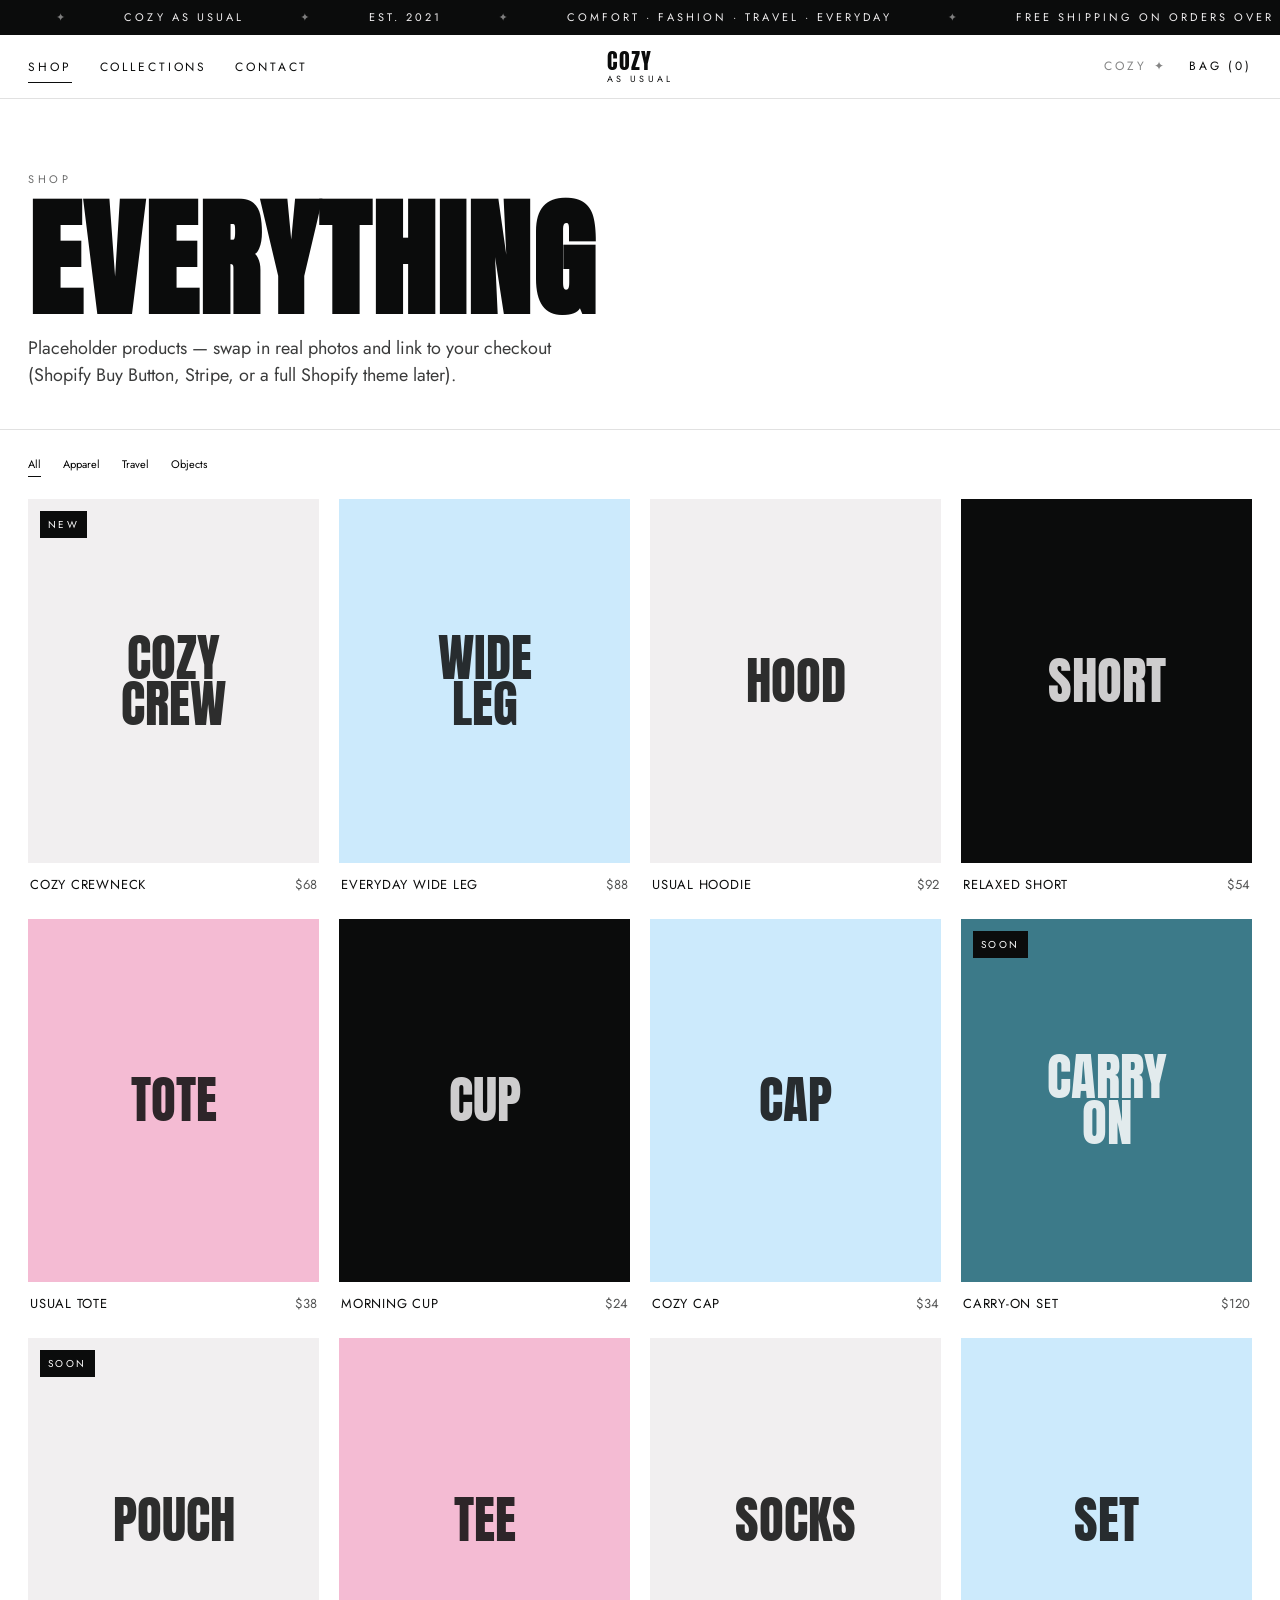
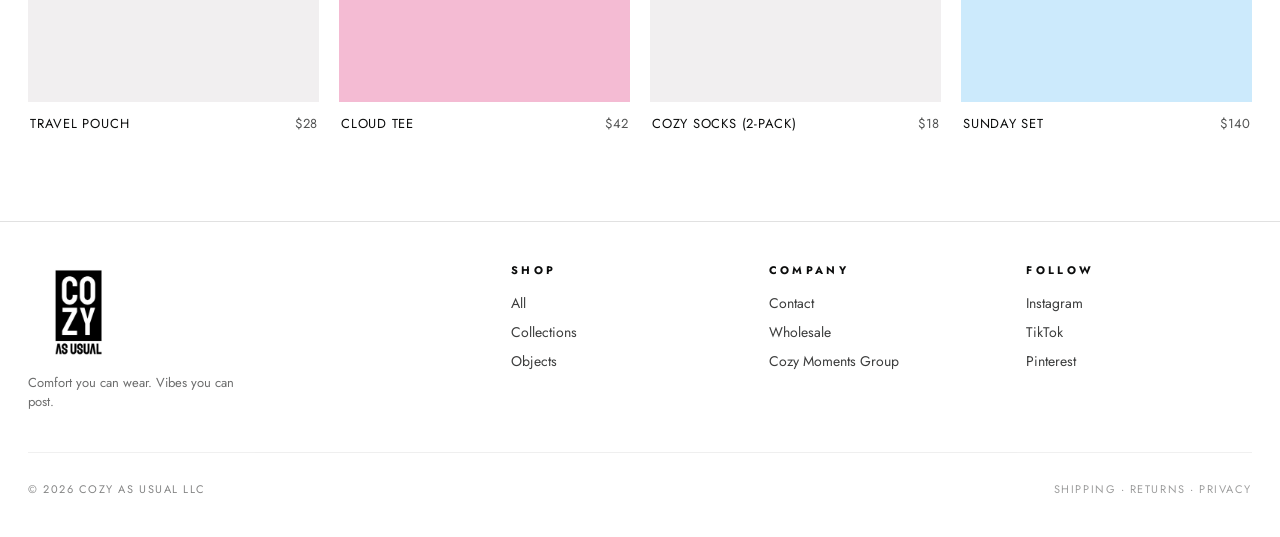
<file: cozyasusual/shop.html>
<!DOCTYPE html>
<html lang="en">
<head>
  <meta charset="UTF-8">
  <meta name="viewport" content="width=device-width, initial-scale=1.0">
  <title>Shop — Cozy as Usual</title>
  <link rel="preconnect" href="https://fonts.googleapis.com">
  <link rel="preconnect" href="https://fonts.gstatic.com" crossorigin>
  <link href="https://fonts.googleapis.com/css2?family=Anton&family=Jost:wght@400;500&display=swap" rel="stylesheet">
  <link rel="stylesheet" href="style.css?v=2">
</head>
<body>
  <div class="ticker" aria-hidden="true">
    <div class="ticker__track">
      <span>Cozy as Usual</span><span>Est. 2021</span><span>Comfort · Fashion · Travel · Everyday</span><span>Free shipping on orders over $100</span>
      <span>Cozy as Usual</span><span>Est. 2021</span><span>Comfort · Fashion · Travel · Everyday</span><span>Free shipping on orders over $100</span>
    </div>
  </div>
  <header class="nav">
    <button class="nav__toggle" aria-expanded="false" aria-controls="menu">Menu</button>
    <ul class="nav__links" id="menu">
      <li class="nav__home"><a href="../index.html" title="Back to the house">Cozy ✦</a></li>
      <li><a href="shop.html" aria-current="page">Shop</a></li>
      <li><a href="collections.html">Collections</a></li>
      <li><a href="contact.html">Contact</a></li>
    </ul>
    <a class="nav__brand" href="index.html">COZY<small>AS USUAL</small></a>
    <div class="nav__right">
      <a class="nav__house" href="../index.html" title="Back to the house">Cozy ✦</a>
      <a href="shop.html" aria-label="Bag">Bag (0)</a>
    </div>
  </header>

  <section class="page-head">
    <div class="wrap">
      <p class="eyebrow">Shop</p>
      <h1 class="h-display h-xl">Everything</h1>
      <p class="lede">Placeholder products — swap in real photos and link to your checkout (Shopify Buy Button, Stripe, or a full Shopify theme later).</p>
    </div>
  </section>

  <section class="section" style="padding-top:0">
    <div class="wrap">
      <div class="filters" role="group" aria-label="Filter products">
        <button class="is-active" data-cat="all">All</button>
        <button data-cat="apparel">Apparel</button>
        <button data-cat="travel">Travel</button>
        <button data-cat="objects">Objects</button>
      </div>
      <div class="grid">
        <a class="card" href="#" data-cat="apparel">
          <div class="card__media sw-mist"><span class="card__badge">New</span><span class="card__ph">Cozy<br>Crew</span></div>
          <div class="card__meta"><span class="card__name">Cozy crewneck</span><span class="card__price">$68</span></div>
        </a>
        <a class="card" href="#" data-cat="apparel">
          <div class="card__media sw-sky"><span class="card__ph">Wide<br>Leg</span></div>
          <div class="card__meta"><span class="card__name">Everyday wide leg</span><span class="card__price">$88</span></div>
        </a>
        <a class="card" href="#" data-cat="apparel">
          <div class="card__media sw-mist"><span class="card__ph">Hood</span></div>
          <div class="card__meta"><span class="card__name">Usual hoodie</span><span class="card__price">$92</span></div>
        </a>
        <a class="card" href="#" data-cat="apparel">
          <div class="card__media sw-ink"><span class="card__ph">Short</span></div>
          <div class="card__meta"><span class="card__name">Relaxed short</span><span class="card__price">$54</span></div>
        </a>
        <a class="card" href="#" data-cat="objects">
          <div class="card__media sw-pink"><span class="card__ph">Tote</span></div>
          <div class="card__meta"><span class="card__name">Usual tote</span><span class="card__price">$38</span></div>
        </a>
        <a class="card" href="#" data-cat="objects">
          <div class="card__media sw-ink"><span class="card__ph">Cup</span></div>
          <div class="card__meta"><span class="card__name">Morning cup</span><span class="card__price">$24</span></div>
        </a>
        <a class="card" href="#" data-cat="objects">
          <div class="card__media sw-sky"><span class="card__ph">Cap</span></div>
          <div class="card__meta"><span class="card__name">Cozy cap</span><span class="card__price">$34</span></div>
        </a>
        <a class="card" href="#" data-cat="travel">
          <div class="card__media sw-teal"><span class="card__badge">Soon</span><span class="card__ph">Carry<br>On</span></div>
          <div class="card__meta"><span class="card__name">Carry-on set</span><span class="card__price">$120</span></div>
        </a>
        <a class="card" href="#" data-cat="travel">
          <div class="card__media sw-mist"><span class="card__badge">Soon</span><span class="card__ph">Pouch</span></div>
          <div class="card__meta"><span class="card__name">Travel pouch</span><span class="card__price">$28</span></div>
        </a>
        <a class="card" href="#" data-cat="apparel">
          <div class="card__media sw-pink"><span class="card__ph">Tee</span></div>
          <div class="card__meta"><span class="card__name">Cloud tee</span><span class="card__price">$42</span></div>
        </a>
        <a class="card" href="#" data-cat="objects">
          <div class="card__media sw-mist"><span class="card__ph">Socks</span></div>
          <div class="card__meta"><span class="card__name">Cozy socks (2-pack)</span><span class="card__price">$18</span></div>
        </a>
        <a class="card" href="#" data-cat="apparel">
          <div class="card__media sw-sky"><span class="card__ph">Set</span></div>
          <div class="card__meta"><span class="card__name">Sunday set</span><span class="card__price">$140</span></div>
        </a>
      </div>
    </div>
  </section>

  <footer class="foot">
    <div class="wrap">
      <div>
        <img class="foot__logo" src="../assets/img/cau-logo.jpg" alt="Cozy as Usual">
        <p class="foot__motto">Comfort you can wear. Vibes you can post.</p>
      </div>
      <div>
        <h4>Shop</h4>
        <ul><li><a href="shop.html">All</a></li><li><a href="collections.html">Collections</a></li><li><a href="shop.html">Objects</a></li></ul>
      </div>
      <div>
        <h4>Company</h4>
        <ul><li><a href="contact.html">Contact</a></li><li><a href="contact.html">Wholesale</a></li><li><a href="../cozymomentsgroup/index.html">Cozy Moments Group</a></li></ul>
      </div>
      <div>
        <h4>Follow</h4>
        <ul><li><a href="https://instagram.com" target="_blank" rel="noopener">Instagram</a></li><li><a href="https://tiktok.com" target="_blank" rel="noopener">TikTok</a></li><li><a href="https://pinterest.com" target="_blank" rel="noopener">Pinterest</a></li></ul>
      </div>
      <div class="foot__legal">
        <span>© 2026 Cozy as Usual LLC</span>
        <span><a href="#">Shipping</a> · <a href="#">Returns</a> · <a href="#">Privacy</a></span>
      </div>
    </div>
  </footer>
  <script src="site.js"></script>
</body>
</html>
</file>
<file: cozyasusual/style.css>
/* ===== Cozy as Usual — palette pulled from the brand board ===== */
:root{
  --mist:#F1EFF0;
  --ink:#0B0C0C;
  --white:#FFFFFF;
  --pink:#F4BBD3;
  --teal:#3C7A89;
  --sky:#CCEAFC;
  --line:rgba(11,12,12,.12);
  --display:"Anton",Impact,sans-serif;
  --body:"Jost",system-ui,sans-serif;
  --nav-h:64px;
}
*{box-sizing:border-box;margin:0;padding:0}
html{scroll-behavior:smooth}
body{
  font-family:var(--body);
  background:var(--white);
  color:var(--ink);
  line-height:1.5;
  -webkit-font-smoothing:antialiased;
}
img{display:block;max-width:100%}
a{color:inherit}
:focus-visible{outline:2px solid var(--teal);outline-offset:3px}

/* ---- announcement ticker ---- */
.ticker{
  background:var(--ink);color:var(--mist);
  overflow:hidden;white-space:nowrap;
  font-size:11px;letter-spacing:.28em;text-transform:uppercase;
  padding:9px 0;
}
.ticker__track{display:inline-flex;gap:56px;padding-left:56px;animation:tick 40s linear infinite}
.ticker__track span::before{content:"✦";margin-right:56px;opacity:.5}
@keyframes tick{to{transform:translateX(-50%)}}

/* ---- nav ---- */
.nav{
  position:sticky;top:0;z-index:50;
  height:var(--nav-h);
  display:grid;grid-template-columns:1fr auto 1fr;align-items:center;
  padding:0 28px;
  background:rgba(255,255,255,.92);backdrop-filter:blur(10px);
  border-bottom:1px solid var(--line);
}
.nav__links{display:flex;gap:28px;list-style:none}
.nav__links a{
  font-size:12px;letter-spacing:.24em;text-transform:uppercase;text-decoration:none;
  padding:6px 0;border-bottom:1px solid transparent;
}
.nav__links a:hover,.nav__links a[aria-current="page"]{border-bottom-color:var(--ink)}
.nav__brand{justify-self:center;text-decoration:none;font-family:var(--display);font-size:22px;letter-spacing:.06em;line-height:1}
.nav__brand small{display:block;font-family:var(--body);font-size:9px;letter-spacing:.34em;text-align:center;margin-top:2px}
.nav__right{justify-self:end;display:flex;gap:22px;align-items:center}
.nav__right a{font-size:12px;letter-spacing:.24em;text-transform:uppercase;text-decoration:none}
.nav__house{opacity:.5}
.nav__house:hover{opacity:1}
.nav__home{display:none}

/* mobile nav */
.nav__toggle{display:none;background:none;border:0;font:inherit;font-size:12px;letter-spacing:.24em;text-transform:uppercase;cursor:pointer}
@media (max-width:760px){
  .nav{grid-template-columns:auto 1fr auto;padding:0 18px}
  .nav__links{
    display:none;position:absolute;left:0;right:0;top:var(--nav-h);
    flex-direction:column;gap:0;background:var(--white);border-bottom:1px solid var(--line);
  }
  .nav__links.is-open{display:flex}
  .nav__links li a{display:block;padding:18px;border-bottom:1px solid var(--line)}
  .nav__home{display:block}
  .nav__toggle{display:block}
  .nav__right .nav__house{display:none}
}

/* ---- layout helpers ---- */
.wrap{width:min(1240px,calc(100% - 56px));margin:0 auto}
.section{padding:88px 0}
.eyebrow{font-size:11px;letter-spacing:.34em;text-transform:uppercase;opacity:.6;margin-bottom:14px}
.h-display{font-family:var(--display);text-transform:uppercase;line-height:.92;letter-spacing:.01em}
.h-xl{font-size:clamp(56px,10vw,132px)}
.h-lg{font-size:clamp(40px,6vw,80px)}
.h-md{font-size:clamp(28px,3.4vw,44px)}
.lede{font-size:18px;max-width:52ch;opacity:.8}
.btn{
  display:inline-block;text-decoration:none;
  font-size:12px;letter-spacing:.24em;text-transform:uppercase;
  padding:16px 30px;border:1px solid var(--ink);
  transition:background .2s,color .2s;
}
.btn--solid{background:var(--ink);color:var(--white)}
.btn--solid:hover{background:var(--white);color:var(--ink)}
.btn--ghost:hover{background:var(--ink);color:var(--white)}
.btn--light{border-color:var(--white);color:var(--white)}
.btn--light:hover{background:var(--white);color:var(--ink)}

/* ---- hero ---- */
.hero{
  display:grid;grid-template-columns:1.05fr 1fr;
  min-height:calc(100vh - var(--nav-h) - 33px);
  background:var(--mist);
}
.hero__copy{display:flex;flex-direction:column;justify-content:flex-end;padding:64px 56px}
.hero__copy .h-xl{margin-bottom:28px}
.hero__copy .lede{margin-bottom:36px}
.hero__actions{display:flex;gap:14px;flex-wrap:wrap}
.hero__media{position:relative;overflow:hidden;display:flex;align-items:center}
.hero__media img{width:100%;height:auto;max-height:100%;object-fit:contain}
.hero__tag{
  position:absolute;left:24px;bottom:24px;
  background:var(--white);padding:10px 14px;
  font-size:11px;letter-spacing:.24em;text-transform:uppercase;
}
@media (max-width:900px){
  .hero{grid-template-columns:1fr;min-height:0}
  .hero__copy{order:2;padding:40px 28px 56px}
  .hero__media{order:1;aspect-ratio:1280/911;max-height:70vh}
}

/* ---- product grid ---- */
.grid{display:grid;grid-template-columns:repeat(4,1fr);gap:24px 20px}
@media (max-width:1000px){.grid{grid-template-columns:repeat(3,1fr)}}
@media (max-width:640px){.grid{grid-template-columns:repeat(2,1fr);gap:28px 14px}}
.card{text-decoration:none}
.card__media{
  aspect-ratio:4/5;overflow:hidden;position:relative;
  background:var(--mist);
  display:grid;place-items:center;
}
.card__media img{width:100%;height:100%;object-fit:cover;transition:transform .6s ease}
.card:hover .card__media img{transform:scale(1.03)}
.card__ph{  /* placeholder swatch until product photos exist */
  font-family:var(--display);font-size:clamp(28px,4vw,56px);text-transform:uppercase;
  line-height:.9;text-align:center;padding:12px;opacity:.85;
}
.card__badge{
  position:absolute;top:12px;left:12px;
  background:var(--ink);color:var(--white);
  font-size:10px;letter-spacing:.24em;text-transform:uppercase;padding:6px 8px;
}
.card__meta{display:flex;justify-content:space-between;gap:12px;padding:12px 2px 0}
.card__name{font-size:13px;letter-spacing:.06em;text-transform:uppercase}
.card__price{font-size:13px;opacity:.7}
.sw-mist{background:var(--mist)}.sw-sky{background:var(--sky)}.sw-pink{background:var(--pink)}.sw-teal{background:var(--teal);color:var(--white)}.sw-ink{background:var(--ink);color:var(--mist)}

.section__head{display:flex;justify-content:space-between;align-items:flex-end;gap:24px;margin-bottom:36px;flex-wrap:wrap}
.section__head a{font-size:12px;letter-spacing:.24em;text-transform:uppercase;text-decoration:none;border-bottom:1px solid var(--ink);padding-bottom:4px}

/* ---- collections strip ---- */
.collections{display:grid;grid-template-columns:repeat(3,1fr);gap:16px}
@media (max-width:820px){.collections{grid-template-columns:1fr}}
.coll{
  position:relative;aspect-ratio:3/4;overflow:hidden;text-decoration:none;
  display:flex;align-items:flex-end;padding:28px;
  color:var(--ink);
}
.coll.is-dark{color:var(--white)}
.coll.is-dark::after{content:"";position:absolute;inset:0;background:linear-gradient(to top,rgba(11,12,12,.55),transparent 55%)}
.coll__bg{position:absolute;inset:0;transition:transform .7s ease}
.coll:hover .coll__bg{transform:scale(1.04)}
.coll__bg img{width:100%;height:100%;object-fit:cover}
.coll__info{position:relative;z-index:1}
.coll__info .h-md{margin-bottom:6px}
.coll__info span{font-size:11px;letter-spacing:.28em;text-transform:uppercase;opacity:.75}

/* ---- brand world (uses cozy_3 brand board) ---- */
.world{background:var(--mist)}
.world__grid{display:grid;grid-template-columns:1fr 1.2fr;gap:64px;align-items:center}
@media (max-width:900px){.world__grid{grid-template-columns:1fr;gap:36px}}
.world__board{
  max-height:80vh;overflow:hidden;
  border:1px solid var(--line);background:var(--white);
}
.world__board img{width:100%;height:100%;object-fit:cover;object-position:top}
.world__copy p{margin-bottom:18px;max-width:46ch;opacity:.85}
.swatches{display:flex;gap:10px;margin:26px 0 30px}
.swatches span{width:34px;height:34px;border-radius:50%;border:1px solid var(--line)}

/* ---- newsletter / footer ---- */
.signup{background:var(--ink);color:var(--mist)}
.signup .wrap{display:grid;grid-template-columns:1fr 1fr;gap:48px;align-items:center}
@media (max-width:820px){.signup .wrap{grid-template-columns:1fr}}
.signup form{display:flex;flex-wrap:wrap;gap:0;align-items:center;border-bottom:1px solid rgba(241,239,240,.4)}
.signup input{
  flex:1;background:none;border:0;color:inherit;font:inherit;font-size:16px;padding:14px 0;
}
.signup input::placeholder{color:rgba(241,239,240,.5)}
.signup button{
  background:none;border:0;color:inherit;font:inherit;cursor:pointer;
  font-size:12px;letter-spacing:.24em;text-transform:uppercase;
}
.signup .note{flex-basis:100%;font-size:12px;opacity:.5;padding:10px 0 12px}

.foot{border-top:1px solid var(--line);padding:40px 0}
.foot .wrap{display:grid;grid-template-columns:2fr 1fr 1fr 1fr;gap:32px}
@media (max-width:820px){.foot .wrap{grid-template-columns:1fr 1fr}}
.foot h4{font-size:11px;letter-spacing:.3em;text-transform:uppercase;margin-bottom:14px}
.foot ul{list-style:none}
.foot li{margin-bottom:8px;font-size:14px}
.foot a{text-decoration:none;opacity:.8}
.foot a:hover{opacity:1;text-decoration:underline}
.foot__logo{width:110px;margin-bottom:14px}
.foot__motto{font-size:13px;opacity:.6;max-width:26ch}
.foot__legal{grid-column:1/-1;display:flex;justify-content:space-between;flex-wrap:wrap;gap:8px;font-size:11px;letter-spacing:.14em;text-transform:uppercase;opacity:.5;padding-top:28px;border-top:1px solid var(--line);margin-top:8px}

/* ---- page header (inner pages) ---- */
.page-head{padding:72px 0 40px;border-bottom:1px solid var(--line)}
.page-head .lede{margin-top:16px}
.filters{display:flex;gap:22px;flex-wrap:wrap;padding:22px 0;font-size:11px;letter-spacing:.24em;text-transform:uppercase}
.filters button{background:none;border:0;font:inherit;cursor:pointer;padding:4px 0;border-bottom:1px solid transparent}
.filters button:hover,.filters button.is-active{border-bottom-color:var(--ink)}

/* ---- contact ---- */
.contact{display:grid;grid-template-columns:1fr 1fr;gap:64px}
@media (max-width:820px){.contact{grid-template-columns:1fr}}
.contact dl{display:grid;grid-template-columns:auto 1fr;gap:10px 24px;font-size:15px}
.contact dt{font-size:11px;letter-spacing:.28em;text-transform:uppercase;opacity:.6;padding-top:3px}
.form{display:grid;gap:22px}
.field{display:grid;gap:8px}
.field label{font-size:11px;letter-spacing:.28em;text-transform:uppercase}
.field input,.field textarea,.field select{
  font:inherit;font-size:16px;padding:14px 0;border:0;border-bottom:1px solid var(--ink);background:none;border-radius:0;
}
.field textarea{min-height:120px;resize:vertical}
.form__row{display:grid;grid-template-columns:1fr 1fr;gap:22px}
@media (max-width:560px){.form__row{grid-template-columns:1fr}}

@media (prefers-reduced-motion:reduce){
  .ticker__track{animation:none}
  .card__media img,.coll__bg{transition:none}
}
</file>
<file: cozymomentsgroup/style.css>
/* ===== Cozy Moments Group — editorial, cream & ink, matching the logo lockup ===== */
:root{
  --ink:#0E0D0C;
  --cream:#F7F2EC;   /* sampled from the logo file so it sits flush */
  --stone:#E6E0D6;
  --espresso:#3B2E27;
  --line:rgba(14,13,12,.14);
  --line-light:rgba(245,241,235,.18);
  --serif:"Cormorant Garamond",Georgia,serif;
  --sans:"Manrope",system-ui,sans-serif;
}
*{box-sizing:border-box;margin:0;padding:0}
html{scroll-behavior:smooth}
body{
  font-family:var(--sans);font-weight:300;
  background:var(--cream);color:var(--ink);
  line-height:1.6;
  -webkit-font-smoothing:antialiased;
}
img{display:block;max-width:100%}
a{color:inherit}
:focus-visible{outline:1px solid currentColor;outline-offset:4px}

.wrap{width:min(1180px,calc(100% - 56px));margin:0 auto}
.caps{font-size:11px;letter-spacing:.34em;text-transform:uppercase;font-weight:500}
.serif{font-family:var(--serif);font-weight:400;line-height:1.05}
.h-xl{font-size:clamp(46px,7vw,96px);letter-spacing:.01em}
.h-lg{font-size:clamp(36px,5vw,64px)}
.h-md{font-size:clamp(26px,3vw,36px)}
.italic{font-style:italic}
.lede{font-size:18px;max-width:56ch}
.btn{
  display:inline-block;text-decoration:none;
  font-size:11px;letter-spacing:.3em;text-transform:uppercase;font-weight:500;
  padding:16px 30px;border:1px solid currentColor;
  transition:background .25s,color .25s;
}
.btn:hover{background:var(--ink);color:var(--cream)}
.on-dark .btn:hover{background:var(--cream);color:var(--ink)}
.link{font-size:11px;letter-spacing:.3em;text-transform:uppercase;text-decoration:none;border-bottom:1px solid currentColor;padding-bottom:5px;font-weight:500}

/* nav */
.nav{
  position:sticky;top:0;z-index:50;
  display:flex;align-items:center;justify-content:space-between;
  padding:22px 32px;
  background:rgba(0,0,0,.85);backdrop-filter:blur(10px);
  color:var(--cream);
  border-bottom:1px solid var(--line-light);
}
.nav__brand{text-decoration:none;font-family:var(--serif);font-size:20px;letter-spacing:.18em;text-transform:uppercase}
.nav__brand span{font-family:var(--sans);font-size:9px;letter-spacing:.4em;display:block;font-weight:500;opacity:.7;margin-top:2px}
.nav__links{display:flex;gap:30px;list-style:none;align-items:center}
.nav__links a{font-size:11px;letter-spacing:.3em;text-transform:uppercase;text-decoration:none;font-weight:500;opacity:.85}
.nav__links a:hover{opacity:1}
.nav__links .btn{padding:11px 20px;opacity:1}
.nav__house{opacity:.5!important}
.nav__house:hover{opacity:1!important}
.nav__toggle{display:none;background:none;border:0;color:inherit;font:inherit;font-size:11px;letter-spacing:.3em;text-transform:uppercase;cursor:pointer}
@media (max-width:820px){
  .nav__links{display:none;position:absolute;left:0;right:0;top:100%;flex-direction:column;align-items:stretch;gap:0;background:var(--ink);border-bottom:1px solid var(--line-light)}
  .nav__links.is-open{display:flex}
  .nav__links li a{display:block;padding:18px 32px;border-bottom:1px solid var(--line-light);border-left:0;border-right:0;border-top:0}
  .nav__toggle{display:block}
}

/* hero */
.hero{
  background:#000;color:var(--cream);
  min-height:calc(100vh - 76px);
  display:grid;place-items:center;
  text-align:center;
  padding:48px 24px 72px;
  position:relative;overflow:hidden;
}
.hero__logo{width:min(760px,90vw);mix-blend-mode:screen}
.hero__sub{margin-top:8px;max-width:48ch;font-size:16px;opacity:.75}
.hero__actions{display:flex;gap:14px;justify-content:center;flex-wrap:wrap;margin-top:36px}
.hero__scroll{position:absolute;bottom:24px;left:50%;transform:translateX(-50%);font-size:10px;letter-spacing:.4em;text-transform:uppercase;opacity:.45}

/* rotating verticals line */
.verticals{
  border-top:1px solid var(--line);border-bottom:1px solid var(--line);
  padding:22px 0;overflow:hidden;white-space:nowrap;
}
.verticals__track{display:inline-flex;gap:0;animation:drift 50s linear infinite}
.verticals__track span{
  font-family:var(--serif);font-size:clamp(22px,3vw,34px);font-style:italic;
  padding:0 34px;position:relative;
}
.verticals__track span::after{content:"·";position:absolute;right:-6px;top:0;font-style:normal;opacity:.5}
@keyframes drift{to{transform:translateX(-50%)}}

/* sections */
.section{padding:104px 0}
.about{display:grid;grid-template-columns:1fr 1.4fr;gap:72px;align-items:start}
@media (max-width:900px){.about{grid-template-columns:1fr;gap:32px}}
.about .h-lg{margin-bottom:22px}
.about p{margin-bottom:18px;max-width:58ch;font-size:17px}
.about p:last-of-type{margin-bottom:32px}

/* services — a grid that pairs each service with the outcome it produces */
.services{display:grid;grid-template-columns:repeat(2,1fr);border-top:1px solid var(--line);border-left:1px solid var(--line)}
@media (max-width:760px){.services{grid-template-columns:1fr}}
.service{
  padding:40px;border-right:1px solid var(--line);border-bottom:1px solid var(--line);
  display:grid;gap:14px;
  transition:background .3s;
}
.service:hover{background:var(--stone)}
.service .caps{opacity:.55}
.service h3{font-family:var(--serif);font-size:32px;font-weight:400;line-height:1.05}
.service p{max-width:40ch;font-size:15px}
.service ul{list-style:none;margin-top:6px;display:grid;gap:6px;font-size:13px;letter-spacing:.06em}
.service li::before{content:"—";margin-right:10px;opacity:.5}

/* roster placeholder */
.roster{background:var(--ink);color:var(--cream)}
.roster__head{display:flex;justify-content:space-between;align-items:flex-end;gap:24px;flex-wrap:wrap;margin-bottom:44px}
.roster__grid{display:grid;grid-template-columns:repeat(4,1fr);gap:18px}
@media (max-width:1000px){.roster__grid{grid-template-columns:repeat(2,1fr)}}
.talent{
  aspect-ratio:3/4;border:1px solid var(--line-light);
  display:flex;flex-direction:column;justify-content:flex-end;padding:22px;
  background:
    linear-gradient(180deg,rgba(245,241,235,0) 40%,rgba(245,241,235,.06));
}
.talent .serif{font-size:26px;margin-bottom:4px}
.talent .caps{opacity:.55;font-size:10px}

/* work with us */
.paths{display:grid;grid-template-columns:1fr 1fr;gap:18px}
@media (max-width:820px){.paths{grid-template-columns:1fr}}
.path{
  border:1px solid var(--ink);padding:44px;
  display:grid;gap:18px;align-content:start;
  text-decoration:none;
  transition:background .25s,color .25s;
}
.path:hover{background:var(--ink);color:var(--cream)}
.path h3{font-family:var(--serif);font-size:40px;font-weight:400;line-height:1}
.path p{max-width:40ch;font-size:15px}
.path .link{justify-self:start;margin-top:6px}

/* contact block */
.contact{
  margin-top:72px;padding-top:56px;border-top:1px solid var(--line);
  display:grid;grid-template-columns:1fr 1fr;gap:48px;align-items:end;
}
@media (max-width:820px){.contact{grid-template-columns:1fr}}
.contact .email{
  font-family:var(--serif);font-size:clamp(28px,4.4vw,56px);text-decoration:none;
  border-bottom:1px solid var(--ink);display:inline-block;line-height:1.1;word-break:break-all;
}
.contact dl{display:grid;grid-template-columns:auto 1fr;gap:10px 28px;font-size:15px}
.contact dt{font-size:10px;letter-spacing:.3em;text-transform:uppercase;font-weight:500;opacity:.55;padding-top:4px}

/* footer */
.foot{background:var(--cream);border-top:1px solid var(--line);padding:56px 0 32px}
.foot__grid{display:grid;grid-template-columns:1.4fr 1fr 1fr;gap:32px;align-items:start}
@media (max-width:820px){.foot__grid{grid-template-columns:1fr;gap:28px}}
.foot__logo{width:280px;mix-blend-mode:multiply;margin-left:-14px}
.foot h4{font-size:10px;letter-spacing:.34em;text-transform:uppercase;font-weight:500;margin-bottom:14px;opacity:.6}
.foot ul{list-style:none}
.foot li{margin-bottom:8px;font-size:14px}
.foot a{text-decoration:none}
.foot a:hover{text-decoration:underline}
.foot__legal{margin-top:44px;padding-top:20px;border-top:1px solid var(--line);display:flex;justify-content:space-between;flex-wrap:wrap;gap:8px;font-size:10px;letter-spacing:.2em;text-transform:uppercase;opacity:.5}

@media (prefers-reduced-motion:reduce){.verticals__track{animation:none}}
</file>
